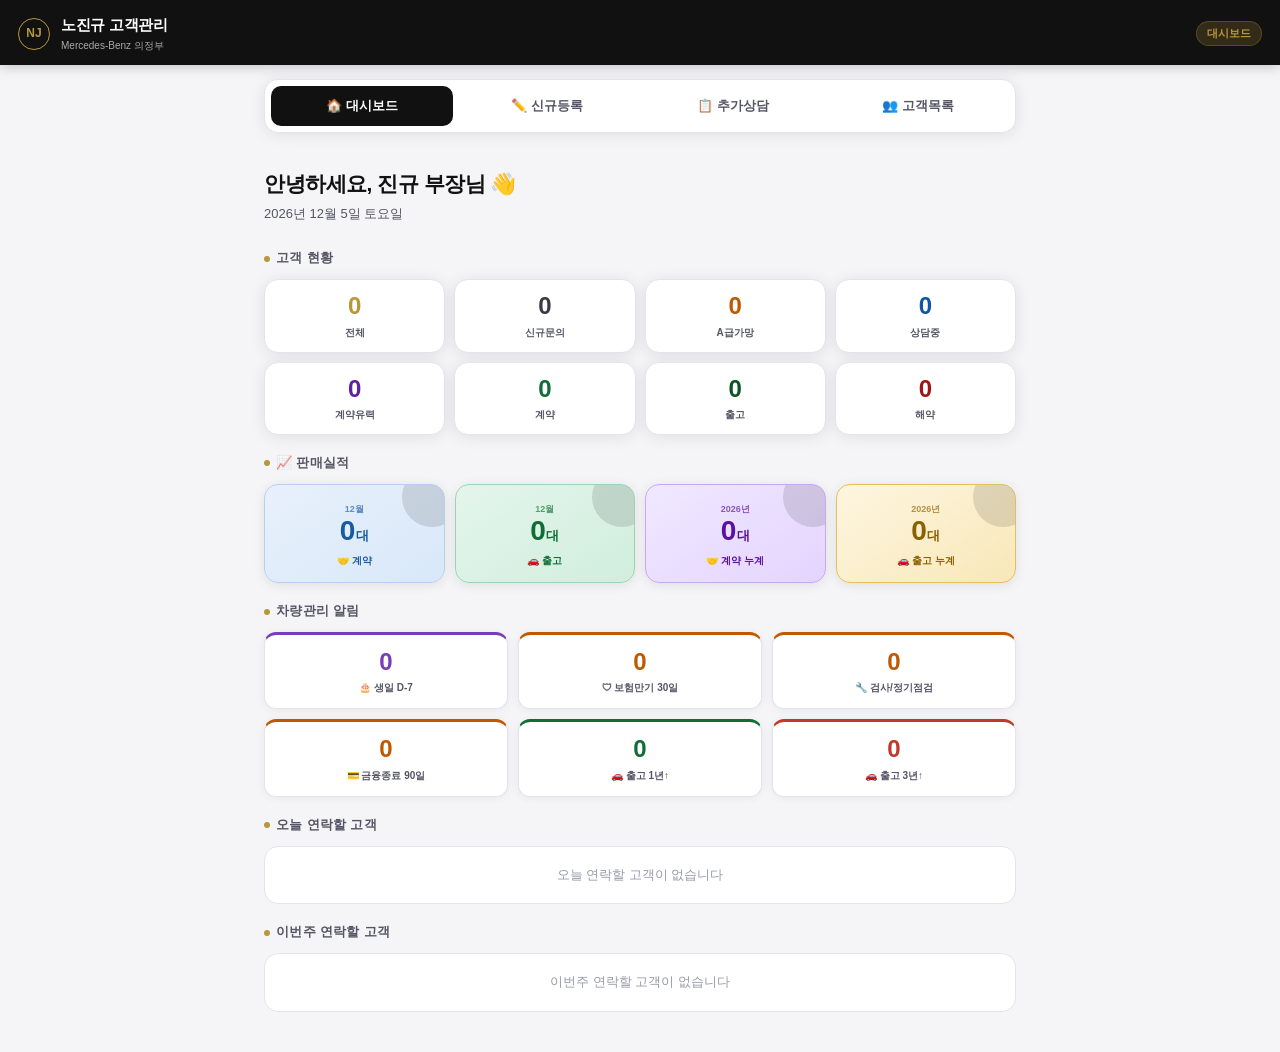
<file: index_v15.html>
<!DOCTYPE html>
<html lang="ko">
<head>
  <meta charset="UTF-8"/>
  <meta name="viewport" content="width=device-width, initial-scale=1.0"/>
  <title>노진규 고객관리 시스템</title>

  <script>
    // ▼▼▼ Apps Script 웹앱 URL — 절대 변경하지 마세요 ▼▼▼
    var SCRIPT_URL = "https://script.google.com/macros/s/AKfycbxswUgpfFoncBTJ_MUaLx7dcT4pbZXvVNhiQqYj75xwAXqfs-GuCPU6w_YbT2jVVbDelQ/exec";
    // ▲▲▲▲▲▲▲▲▲▲▲▲▲▲▲▲▲▲▲▲▲▲▲▲▲▲▲▲▲▲▲▲▲▲▲
  </script>

  <style>
    *,*::before,*::after{box-sizing:border-box;margin:0;padding:0}
    :root{
      --bg:#f5f5f7;--surface:#fff;--surface2:#fafafa;
      --border:#e4e4ea;--border2:#d0d0da;
      --gold:#b8963a;--gold-dk:#9a7a28;
      --black:#111;--text:#1a1a1a;
      --text-dim:#555566;--text-lt:#999aaa;
      --danger:#c0392b;--success:#1a8a4a;--blue:#1a6aa0;
      --purple:#7a3db8;--orange:#c05800;--green:#0f6e35;
      --radius:14px;--shadow:0 2px 16px rgba(0,0,0,.09);
      --font:'Noto Sans KR','Apple SD Gothic Neo',sans-serif;
    }
    html,body{min-height:100%;background:var(--bg);color:var(--text);
      font-family:var(--font);font-size:15px;line-height:1.6;overflow-x:hidden;}

    /* ── VIEWS ── */
    .view{display:none;animation:vIn .18s ease;}
    .view.active{display:block;}
    @keyframes vIn{from{opacity:0;transform:translateY(6px)}to{opacity:1;transform:translateY(0)}}
    .page-wrap{max-width:780px;margin:0 auto;padding:0 14px 110px;}

    /* ── 상단 헤더 ── */
    .app-header{
      position:sticky;top:0;z-index:100;
      background:var(--black);padding:13px 18px 11px;
      display:flex;align-items:center;justify-content:space-between;
      box-shadow:0 2px 12px rgba(0,0,0,.2);
    }
    .app-header-left{display:flex;align-items:center;gap:11px;}
    .app-logo{width:32px;height:32px;border-radius:50%;border:1.5px solid var(--gold);
      display:flex;align-items:center;justify-content:center;
      font-size:12px;font-weight:800;color:var(--gold);flex-shrink:0;}
    .app-title{font-size:15px;font-weight:700;color:#fff;letter-spacing:-.3px;}
    .app-sub{font-size:10px;color:#aaa;margin-top:1px;}
    .view-badge{font-size:11px;font-weight:700;
      background:rgba(184,150,58,.2);color:var(--gold);
      border-radius:20px;padding:3px 10px;border:1px solid rgba(184,150,58,.28);}

    /* ── 하단 네비 (모바일 전용) ── */
    .bottom-nav{
      position:fixed;bottom:14px;left:50%;transform:translateX(-50%);
      width:calc(100% - 24px);max-width:480px;height:68px;
      background:#fff;border-radius:22px;
      box-shadow:0 8px 32px rgba(0,0,0,.16),0 2px 8px rgba(0,0,0,.08);
      display:flex;align-items:center;justify-content:space-around;
      padding:0 8px;z-index:200;
    }
    .nav-btn{display:flex;flex-direction:column;align-items:center;gap:3px;flex:1;
      padding:8px 4px;border:none;background:transparent;cursor:pointer;
      font-family:var(--font);color:var(--text-lt);transition:color .15s;}
    .nav-icon{font-size:22px;line-height:1;}
    .nav-label{font-size:10px;font-weight:600;}
    .nav-btn.active{color:var(--black);}
    .nav-btn-plus{
      display:flex;align-items:center;justify-content:center;
      width:52px;height:52px;border-radius:50%;
      background:var(--black);border:none;cursor:pointer;
      box-shadow:0 4px 16px rgba(0,0,0,.25);flex-shrink:0;
      transition:background .15s,transform .12s;margin:0 4px;
    }
    .nav-btn-plus:active{transform:scale(.93);}
    .nav-btn-plus.active{background:var(--gold);}
    .nav-btn-plus svg{width:22px;height:22px;}

    @media(min-width:641px){
      .bottom-nav{display:none;}
      .page-wrap{padding-bottom:40px;}
      .pc-tabs{display:flex;gap:4px;margin:14px 0;
        background:var(--surface);border-radius:var(--radius);
        padding:6px;box-shadow:var(--shadow);border:1px solid var(--border);}
      .pc-tab-btn{flex:1;padding:11px 8px;border:none;border-radius:10px;
        background:transparent;cursor:pointer;font-family:var(--font);
        font-size:13px;font-weight:600;color:var(--text-dim);
        transition:background .15s,color .15s;}
      .pc-tab-btn.active{background:var(--black);color:#fff;}
    }
    @media(max-width:640px){.pc-tabs{display:none;}}

    /* ── 대시보드 ── */
    .home-greeting{padding:20px 0 6px;}
    .home-greeting-title{font-size:21px;font-weight:800;color:var(--black);letter-spacing:-.5px;}
    .home-greeting-sub{font-size:13px;color:var(--text-dim);margin-top:3px;}
    .section-heading{font-size:13px;font-weight:700;color:var(--text-dim);
      letter-spacing:.3px;margin:18px 0 10px;display:flex;align-items:center;gap:6px;}
    .dot{width:6px;height:6px;border-radius:50%;background:var(--gold);}

    /* 고객현황 8칸 */
    .stat-grid{display:grid;grid-template-columns:repeat(4,1fr);gap:9px;margin-bottom:4px;}
    .stat-card{background:var(--surface);border:1px solid var(--border);
      border-radius:var(--radius);padding:13px 7px 11px;text-align:center;
      box-shadow:var(--shadow);cursor:pointer;
      transition:transform .12s,box-shadow .12s;-webkit-tap-highlight-color:transparent;}
    .stat-card:active{transform:scale(.95);box-shadow:none;}
    .stat-num{font-size:24px;font-weight:800;line-height:1.1;}
    .stat-label{font-size:10px;color:var(--text-dim);margin-top:5px;font-weight:600;}

    /* 차량관리 알림 — 3열×2행 */
    .care-grid{display:grid;grid-template-columns:repeat(3,1fr);gap:10px;margin-bottom:18px;}
    .care-card{background:var(--surface);border:1px solid var(--border);
      border-radius:12px;padding:14px 10px 12px;text-align:center;
      box-shadow:0 1px 8px rgba(0,0,0,.06);
      cursor:pointer;transition:transform .12s,box-shadow .12s;
      -webkit-tap-highlight-color:transparent;}
    .care-card:hover{transform:translateY(-2px);box-shadow:0 4px 16px rgba(0,0,0,.12);}
    .care-card:active{transform:scale(.95);box-shadow:none;}
    .care-card.bday {border-top:3px solid var(--purple);}
    .care-card.warn {border-top:3px solid var(--orange);}
    .care-card.info {border-top:3px solid var(--green);}
    .care-card.alert{border-top:3px solid var(--danger);}
    .care-num{font-size:24px;font-weight:800;line-height:1.1;}
    .care-label{font-size:10px;color:var(--text-dim);margin-top:5px;font-weight:600;}

    /* ── 판매실적 ── */
    .sales-grid{
      display:grid;grid-template-columns:repeat(4,1fr);
      gap:10px;margin-bottom:4px;
    }
    .sales-card{
      position:relative;overflow:hidden;
      border-radius:var(--radius);padding:15px 10px 13px;
      text-align:center;
      box-shadow:0 2px 12px rgba(0,0,0,.09);
      border:1px solid transparent;
    }
    /* 이번달 계약 — 블루 */
    .sales-card.s-mc{
      background:linear-gradient(145deg,#e8f0fc,#d8e8f8);
      border-color:#b8d0ef;
    }
    /* 이번달 출고 — 그린 */
    .sales-card.s-md{
      background:linear-gradient(145deg,#e4f5ec,#d0eedd);
      border-color:#9ed4b5;
    }
    /* 올해 계약 — 퍼플 */
    .sales-card.s-yc{
      background:linear-gradient(145deg,#f0e8ff,#e4d4ff);
      border-color:#c8a8f0;
    }
    /* 올해 출고 — 골드 */
    .sales-card.s-yd{
      background:linear-gradient(145deg,#fdf5e0,#f8e8b8);
      border-color:#e0c060;
    }
    .sales-card::before{
      content:"";position:absolute;top:-18px;right:-18px;
      width:60px;height:60px;border-radius:50%;
      opacity:.13;background:currentColor;
    }
    .sales-num{
      font-size:28px;font-weight:800;line-height:1.1;
      letter-spacing:-.5px;
    }
    .sales-unit{
      font-size:13px;font-weight:700;margin-left:1px;
    }
    .sales-label{
      font-size:10px;font-weight:700;margin-top:6px;
      letter-spacing:.1px;
    }
    .sales-month-lbl{
      font-size:9px;font-weight:600;margin-top:2px;
      opacity:.65;
    }

    /* 오늘/이번주 연락 */
    .contact-empty{background:var(--surface);border:1px solid var(--border);
      border-radius:var(--radius);padding:18px;text-align:center;color:var(--text-lt);font-size:13px;}
    .contact-item{background:var(--surface);border:1px solid var(--border);
      border-radius:var(--radius);padding:13px 15px;margin-bottom:8px;
      display:flex;align-items:center;justify-content:space-between;
      box-shadow:0 1px 6px rgba(0,0,0,.05);}
    .c-name{font-size:15px;font-weight:700;color:var(--black);}
    .c-meta{font-size:12px;color:var(--text-dim);margin-top:2px;}
    .call-btn{padding:7px 13px;border-radius:20px;border:none;
      background:var(--black);color:#fff;text-decoration:none;
      font-size:12px;font-weight:700;display:inline-flex;align-items:center;gap:4px;}

    /* ── 폼 공통 ── */
    .view-header{padding:16px 0 6px;}
    .view-title{font-size:20px;font-weight:800;color:var(--black);}
    .view-sub{font-size:12px;color:var(--text-dim);margin-top:2px;}
    .form-card{background:var(--surface);border:1px solid var(--border);
      border-radius:var(--radius);overflow:hidden;box-shadow:var(--shadow);margin-bottom:14px;}
    .form-card-header{padding:13px 17px;background:var(--surface2);
      border-bottom:1px solid var(--border);font-size:13px;font-weight:700;color:var(--black);}
    .form-card-header.blue{background:#edf5fc;border-bottom-color:#c5dff0;color:var(--blue);}
    .form-card-header.care{background:#f5f0ff;border-bottom-color:#d5b8f5;color:var(--purple);}
    .form-body{padding:16px;}

    .grid-2{display:grid;grid-template-columns:1fr 1fr;gap:12px;}
    .field{display:flex;flex-direction:column;gap:5px;}
    .field.full{grid-column:1/-1;}
    label{font-size:12px;font-weight:600;color:var(--text-dim);}
    label .req{color:var(--gold);margin-left:2px;}

    input[type="text"],input[type="tel"],input[type="date"],select,textarea{
      width:100%;background:#fff;border:1px solid var(--border2);
      border-radius:9px;color:var(--text);font-family:var(--font);
      font-size:15px;padding:12px 14px;outline:none;
      transition:border-color .18s,box-shadow .18s;
      -webkit-appearance:none;appearance:none;
    }
    input:focus,select:focus,textarea:focus{
      border-color:var(--gold);box-shadow:0 0 0 3px rgba(184,150,58,.12);}
    select{cursor:pointer;
      background-image:url("data:image/svg+xml,%3Csvg xmlns='http://www.w3.org/2000/svg' width='12' height='8' viewBox='0 0 12 8'%3E%3Cpath fill='%23888899' d='M6 8L0 0h12z'/%3E%3C/svg%3E");
      background-repeat:no-repeat;background-position:right 13px center;padding-right:36px;}
    select:disabled{background-color:#f5f5f8;color:var(--text-lt);cursor:not-allowed;}
    textarea{resize:vertical;min-height:90px;}
    input[type="date"]::-webkit-calendar-picker-indicator{cursor:pointer;opacity:.6;}

    /* 차량관리 입력 강조 */
    .care-input{background:#f8f5ff!important;border-color:#c8a8f0!important;}
    .care-input:focus{border-color:var(--purple)!important;
      box-shadow:0 0 0 3px rgba(122,61,184,.1)!important;}

    /* 출고월 자동 표시 */
    .auto-field{background:var(--surface2)!important;border:1px dashed var(--border2)!important;
      color:var(--text-dim)!important;cursor:default;}

    /* 저장 버튼 */
    .btn-submit{width:100%;margin-top:18px;padding:16px;border:none;
      border-radius:var(--radius);background:var(--black);color:#fff;
      font-family:var(--font);font-size:16px;font-weight:700;
      cursor:pointer;transition:background .18s,transform .1s;
      position:relative;overflow:hidden;min-height:54px;}
    .btn-submit::after{content:"";position:absolute;inset:0;
      background:linear-gradient(135deg,rgba(184,150,58,.2) 0%,transparent 60%);
      pointer-events:none;}
    .btn-submit:hover{background:#2a2a2a;}
    .btn-submit:active{transform:scale(.99);}
    .btn-submit:disabled{opacity:.5;cursor:not-allowed;transform:none;}
    .btn-submit.blue-btn{background:var(--blue);}
    .btn-submit.blue-btn:hover{background:#155a8a;}

    /* 상태 메시지 */
    .st-msg{display:none;margin-top:13px;padding:14px 16px;
      border-radius:var(--radius);font-size:14px;font-weight:600;
      text-align:center;animation:vIn .2s ease;}
    .st-msg.ok{display:block;background:#edfaf3;border:1px solid #a8dfc0;color:var(--success);}
    .st-msg.err{display:block;background:#fdf0ef;border:1px solid #f0b8b2;color:var(--danger);}

    /* 상태 뱃지 */
    .badge{display:inline-block;font-size:11px;font-weight:700;
      padding:3px 9px;border-radius:20px;white-space:nowrap;}
    .badge.s0{background:#ebebf0;color:#444;}
    .badge.s1{background:#e8e8ea;color:#3a3a45;}
    .badge.s2{background:#fff0e0;color:#c05800;border:1px solid #ffd8a8;}
    .badge.s3{background:#e3f0ff;color:#1055a8;border:1px solid #b0cef5;}
    .badge.s4{background:#f0e5ff;color:#6020a0;border:1px solid #d5b8f5;}
    .badge.s5{background:#fffbe0;color:#8a6b00;border:1px solid #ffe97a;}
    .badge.s6{background:#e3f7ec;color:#0f6e35;border:1px solid #90ddb0;}
    .badge.s7{background:#d4f0e0;color:#0a5528;border:1px solid #5fc890;}
    .badge.s8{background:#ebebeb;color:#404040;border:1px solid #c8c8c8;}
    .badge.s9{background:#fde8e8;color:#a01515;border:1px solid #f0a0a0;}

    /* 프리뷰 */
    .preview-box{display:none;margin-top:10px;
      background:#edf5fc;border:1px solid #b5d5f0;
      border-radius:var(--radius);padding:13px 15px;}
    .preview-box.show{display:block;animation:vIn .2s ease;}
    .preview-name{font-size:15px;font-weight:800;color:var(--black);}
    .preview-meta{font-size:12px;color:var(--text-dim);margin-top:3px;}
    .preview-status{margin-top:7px;}
    .nofound{display:none;margin-top:10px;
      background:#fff3f3;border:1px solid #f0b8b8;
      border-radius:var(--radius);padding:12px 15px;
      color:var(--danger);font-size:13px;font-weight:600;text-align:center;}
    .nofound.show{display:block;}

    /* 고객목록 */
    .list-topbar{display:flex;align-items:center;justify-content:space-between;padding:14px 0 4px;}
    .list-count-badge{font-size:12px;font-weight:700;background:var(--gold);
      color:#fff;border-radius:20px;padding:2px 10px;}
    .search-bar{display:flex;gap:8px;margin:8px 0;}
    .search-bar input{flex:1;background:var(--surface);border:1px solid var(--border);
      border-radius:24px;padding:11px 18px;font-size:14px;
      box-shadow:0 1px 6px rgba(0,0,0,.05);}
    .filter-bar{display:none;align-items:center;gap:8px;
      background:var(--surface);border:1px solid var(--border);
      border-radius:var(--radius);padding:11px 15px;margin:8px 0;
      box-shadow:0 1px 6px rgba(0,0,0,.05);}
    .filter-label{font-size:13px;font-weight:700;color:var(--blue);flex:1;}
    .filter-clear{padding:5px 12px;border-radius:20px;border:1px solid var(--border2);
      background:var(--surface);font-size:12px;font-weight:600;
      color:var(--text-dim);cursor:pointer;font-family:var(--font);}

    /* 고객 카드 */
    .cust-card{background:var(--surface);border:1px solid var(--border);
      border-radius:var(--radius);padding:16px;margin-bottom:12px;
      box-shadow:0 1px 8px rgba(0,0,0,.06);}
    .cust-card.updated{border-left:3px solid var(--gold);}
    .card-top{display:flex;justify-content:space-between;align-items:flex-start;margin-bottom:10px;}
    .cust-name{font-size:17px;font-weight:800;color:var(--black);}
    .cust-sub{font-size:12px;color:var(--text-dim);margin-top:2px;}
    .chip-row{display:flex;gap:6px;flex-wrap:wrap;margin-bottom:8px;}
    .chip{font-size:11px;font-weight:600;color:var(--text-dim);
      background:var(--bg);border-radius:6px;padding:3px 8px;}
    .tel-link{color:var(--gold-dk);text-decoration:none;font-weight:700;}
    .tel-link:hover{text-decoration:underline;}

    /* 상세/차량관리 접기/펼치기 */
    .tog-btn{display:flex;align-items:center;gap:5px;width:100%;
      background:#f5f5f8;border:1px solid var(--border);border-radius:8px;
      padding:8px 13px;cursor:pointer;font-family:var(--font);
      font-size:12px;font-weight:600;color:var(--text-dim);
      margin-top:10px;transition:background .15s;}
    .tog-btn:hover{background:#ebebf0;}
    .tog-arr{transition:transform .2s;font-size:10px;margin-left:auto;}
    .tog-btn.open .tog-arr{transform:rotate(180deg);}
    .detail-body{display:none;margin-top:10px;}
    .detail-body.open{display:block;}

    .care-tog{display:flex;align-items:center;gap:5px;width:100%;
      background:#f5f0ff;border:1px solid #d5b8f5;border-radius:8px;
      padding:8px 13px;cursor:pointer;font-family:var(--font);
      font-size:12px;font-weight:700;color:var(--purple);
      margin-top:10px;transition:background .15s;}
    .care-tog:hover{background:#ece5ff;}
    .care-tog.open .tog-arr{transform:rotate(180deg);}
    .care-detail{display:none;margin-top:8px;}
    .care-detail.open{display:block;}

    .d-sec{font-size:10px;font-weight:700;letter-spacing:1px;color:var(--gold);
      text-transform:uppercase;margin:11px 0 6px;padding-bottom:4px;
      border-bottom:1px solid var(--border);}
    .d-sec.care{color:var(--purple);border-bottom-color:#d5b8f5;}
    .d-row{display:flex;gap:6px;margin-bottom:5px;font-size:13px;align-items:flex-start;}
    .d-key{flex-shrink:0;width:82px;color:var(--text-dim);font-weight:600;font-size:12px;}
    .d-val{color:var(--text);word-break:break-all;line-height:1.5;white-space:pre-wrap;}

    /* D-day 태그 */
    .dd{display:inline-block;font-size:10px;font-weight:700;
      padding:1px 6px;border-radius:6px;margin-left:4px;vertical-align:middle;}
    .dd.urg{background:#fde8e8;color:#a01515;}
    .dd.warn{background:#fff0d0;color:#b06000;}
    .dd.ok{background:#e3f7ec;color:#0f6e35;}

    .empty-state{text-align:center;padding:44px 20px;
      background:var(--surface);border:1px solid var(--border);border-radius:var(--radius);}
    .empty-icon{font-size:38px;margin-bottom:11px;}
    .empty-state p{font-size:14px;color:var(--text-lt);}

    /* 구글시트 불러오기 버튼 */
    .sync-btn{
      display:inline-flex;align-items:center;gap:5px;
      padding:8px 14px;border-radius:20px;border:1.5px solid var(--blue);
      background:#fff;color:var(--blue);font-family:var(--font);
      font-size:13px;font-weight:700;cursor:pointer;white-space:nowrap;
      transition:background .15s,color .15s;flex-shrink:0;
    }
    .sync-btn:hover{background:var(--blue);color:#fff;}
    .sync-btn:disabled{opacity:.55;cursor:not-allowed;background:#fff;color:var(--blue);}
    .sync-msg{
      display:none;padding:10px 14px;border-radius:var(--radius);
      font-size:13px;font-weight:600;margin:6px 0;text-align:center;
      animation:vIn .2s ease;
    }
    .sync-msg.ok{display:block;background:#edfaf3;border:1px solid #a8dfc0;color:var(--success);}
    .sync-msg.err{display:block;background:#fdf0ef;border:1px solid #f0b8b2;color:var(--danger);}

    /* 수정 버튼 (고객 카드) */
    .edit-btn{
      display:inline-flex;align-items:center;gap:4px;
      padding:6px 13px;border-radius:20px;
      border:1.5px solid var(--gold);background:#fff;color:var(--gold-dk);
      font-family:var(--font);font-size:12px;font-weight:700;
      cursor:pointer;transition:background .15s,color .15s;
      -webkit-tap-highlight-color:transparent;
    }
    .edit-btn:hover{background:var(--gold);color:#fff;}
    .edit-btn:active{transform:scale(.95);}

    /* 수정 모달 오버레이 */
    .edit-overlay{
      display:none;position:fixed;inset:0;z-index:500;
      background:rgba(0,0,0,.55);backdrop-filter:blur(2px);
      overflow-y:auto;
      -webkit-overflow-scrolling:touch;
    }
    .edit-overlay.open{display:flex;align-items:flex-start;justify-content:center;padding:16px 0 40px;}
    .edit-modal{
      background:var(--bg);width:100%;max-width:720px;
      border-radius:20px;overflow:hidden;
      box-shadow:0 12px 48px rgba(0,0,0,.28);
      margin:0 10px;
      animation:vIn .2s ease;
    }
    .edit-modal-header{
      position:sticky;top:0;z-index:10;
      background:var(--black);padding:14px 18px;
      display:flex;align-items:center;justify-content:space-between;
    }
    .edit-modal-title{font-size:16px;font-weight:800;color:#fff;letter-spacing:-.3px;}
    .edit-modal-close{
      width:34px;height:34px;border-radius:50%;border:none;
      background:rgba(255,255,255,.15);color:#fff;font-size:18px;
      cursor:pointer;display:flex;align-items:center;justify-content:center;
      transition:background .15s;flex-shrink:0;
    }
    .edit-modal-close:hover{background:rgba(255,255,255,.28);}
    .edit-modal-body{padding:16px 14px 8px;}
    .edit-modal-footer{
      padding:12px 14px 16px;
      display:flex;gap:10px;
    }
    .btn-edit-save{
      flex:1;padding:15px;border:none;border-radius:var(--radius);
      background:var(--gold);color:#fff;font-family:var(--font);
      font-size:15px;font-weight:700;cursor:pointer;
      transition:background .15s,transform .1s;
    }
    .btn-edit-save:hover{background:var(--gold-dk);}
    .btn-edit-save:active{transform:scale(.99);}
    .btn-edit-save:disabled{opacity:.5;cursor:not-allowed;transform:none;}
    .btn-edit-cancel{
      padding:15px 20px;border:1.5px solid var(--border2);border-radius:var(--radius);
      background:#fff;color:var(--text-dim);font-family:var(--font);
      font-size:15px;font-weight:700;cursor:pointer;
      transition:background .15s;
    }
    .btn-edit-cancel:hover{background:var(--bg);}
    .st-msg.edit-save-msg{margin:0 14px 12px;}

    /* ── 반응형 ── */
    @media(max-width:640px){
      .page-wrap{padding:0 12px 110px;}
      .grid-2{grid-template-columns:1fr;}
      .field.full{grid-column:1;}
      .form-body{padding:14px;}
      .stat-grid{gap:7px;} .stat-num{font-size:20px;}
      .stat-card{padding:11px 5px 9px;} .stat-label{font-size:9px;}
      .care-grid{grid-template-columns:repeat(2,1fr);gap:8px;}
      .care-num{font-size:22px;} .care-label{font-size:10px;}
      .care-card{padding:13px 8px 11px;}
      /* 판매실적 모바일 2열 */
      .sales-grid{grid-template-columns:repeat(2,1fr);gap:8px;}
      .sales-num{font-size:24px;} .sales-label{font-size:9px;}
      input[type="date"]{font-size:16px;padding:13px 14px;}
      textarea#addConsultation{min-height:140px;}
      .badge{font-size:12px;padding:4px 10px;}
    }
    @media(max-width:380px){
      .stat-num{font-size:17px;} .stat-label{font-size:8px;}
      .care-grid{grid-template-columns:repeat(2,1fr);}
    }
  </style>
</head>
<body>

<!-- 상단 헤더 -->
<div class="app-header">
  <div class="app-header-left">
    <div class="app-logo">NJ</div>
    <div>
      <div class="app-title">노진규 고객관리</div>
      <div class="app-sub">Mercedes-Benz 의정부</div>
    </div>
  </div>
  <div class="view-badge" id="viewBadge">대시보드</div>
</div>

<div class="page-wrap">

  <!-- PC 탭 -->
  <div class="pc-tabs">
    <button class="pc-tab-btn active" onclick="showView('home')">🏠 대시보드</button>
    <button class="pc-tab-btn" onclick="showView('new')">✏️ 신규등록</button>
    <button class="pc-tab-btn" onclick="showView('consult')">📋 추가상담</button>
    <button class="pc-tab-btn" onclick="showView('list')">👥 고객목록</button>
  </div>

  <!-- ══════════ VIEW: 대시보드 ══════════ -->
  <div class="view active" id="homeView">
    <div class="home-greeting">
      <div class="home-greeting-title">안녕하세요, 진규 부장님 👋</div>
      <div class="home-greeting-sub" id="todayStr">오늘도 좋은 하루 되세요</div>
    </div>

    <!-- 고객 현황 -->
    <div class="section-heading"><span class="dot"></span> 고객 현황</div>
    <div class="stat-grid">
      <div class="stat-card" onclick="goFilter('')">
        <div class="stat-num" id="d-total" style="color:var(--gold)">0</div>
        <div class="stat-label">전체</div>
      </div>
      <div class="stat-card" onclick="goFilter('신규문의')">
        <div class="stat-num" id="d-new" style="color:#3a3a45">0</div>
        <div class="stat-label">신규문의</div>
      </div>
      <div class="stat-card" onclick="goFilter('A급가망')">
        <div class="stat-num" id="d-a" style="color:#c05800">0</div>
        <div class="stat-label">A급가망</div>
      </div>
      <div class="stat-card" onclick="goFilter('상담중')">
        <div class="stat-num" id="d-c" style="color:#1055a8">0</div>
        <div class="stat-label">상담중</div>
      </div>
      <div class="stat-card" onclick="goFilter('계약유력')">
        <div class="stat-num" id="d-l" style="color:#6020a0">0</div>
        <div class="stat-label">계약유력</div>
      </div>
      <div class="stat-card" onclick="goFilter('계약')">
        <div class="stat-num" id="d-k" style="color:#0f6e35">0</div>
        <div class="stat-label">계약</div>
      </div>
      <div class="stat-card" onclick="goFilter('출고')">
        <div class="stat-num" id="d-d" style="color:#0a5528">0</div>
        <div class="stat-label">출고</div>
      </div>
      <div class="stat-card" onclick="goFilter('해약')">
        <div class="stat-num" id="d-x" style="color:#a01515">0</div>
        <div class="stat-label">해약</div>
      </div>
    </div>

    <!--
      TODO 추후 알림 연동:
      - 생일 D-7: 카카오 생일 축하 메시지 발송 예정
      - 보험만기 30일 전: 카카오/문자 발송 예정
      - 자동차검사 30일 전: 문자 발송 예정
      - 금융종료 90일 전: 재구매 상담 연락 예정
      - 출고 1년/3년: 재구매 상담 연락 예정
    -->

    <!-- 판매실적 -->
    <div class="section-heading"><span class="dot"></span> 📈 판매실적</div>
    <div class="sales-grid">

      <!-- 이번달 계약 -->
      <div class="sales-card s-mc">
        <div style="color:#1a5aa0;">
          <div class="sales-month-lbl" id="sp-mc-lbl">— 월</div>
          <div>
            <span class="sales-num" id="sp-mc">0</span><span class="sales-unit" style="color:#1a5aa0;">대</span>
          </div>
          <div class="sales-label">🤝 계약</div>
        </div>
      </div>

      <!-- 이번달 출고 -->
      <div class="sales-card s-md">
        <div style="color:#0f6e35;">
          <div class="sales-month-lbl" id="sp-md-lbl">— 월</div>
          <div>
            <span class="sales-num" id="sp-md">0</span><span class="sales-unit" style="color:#0f6e35;">대</span>
          </div>
          <div class="sales-label">🚗 출고</div>
        </div>
      </div>

      <!-- 올해 계약 -->
      <div class="sales-card s-yc">
        <div style="color:#5a10a0;">
          <div class="sales-month-lbl" id="sp-yc-lbl">— 년</div>
          <div>
            <span class="sales-num" id="sp-yc">0</span><span class="sales-unit" style="color:#5a10a0;">대</span>
          </div>
          <div class="sales-label">🤝 계약 누계</div>
        </div>
      </div>

      <!-- 올해 출고 -->
      <div class="sales-card s-yd">
        <div style="color:#8a6000;">
          <div class="sales-month-lbl" id="sp-yd-lbl">— 년</div>
          <div>
            <span class="sales-num" id="sp-yd">0</span><span class="sales-unit" style="color:#8a6000;">대</span>
          </div>
          <div class="sales-label">🚗 출고 누계</div>
        </div>
      </div>

    </div><!-- /.sales-grid -->

    <!-- 차량관리 알림 — 3열×2행 -->
    <div class="section-heading"><span class="dot"></span> 차량관리 알림</div>
    <div class="care-grid">
      <div class="care-card bday" onclick="goCareFilter('birthday7')">
        <div class="care-num" id="dc-bday" style="color:var(--purple)">0</div>
        <div class="care-label">🎂 생일 D-7</div>
      </div>
      <div class="care-card warn" onclick="goCareFilter('insurance30')">
        <div class="care-num" id="dc-ins" style="color:var(--orange)">0</div>
        <div class="care-label">🛡 보험만기 30일</div>
      </div>
      <div class="care-card warn" onclick="goCareFilter('maintenance')">
        <div class="care-num" id="dc-insp" style="color:var(--orange)">0</div>
        <div class="care-label">🔧 검사/정기점검</div>
      </div>
      <div class="care-card warn" onclick="goCareFilter('finance90')">
        <div class="care-num" id="dc-fin" style="color:var(--orange)">0</div>
        <div class="care-label">💳 금융종료 90일</div>
      </div>
      <div class="care-card info" onclick="goCareFilter('delivery1yr')">
        <div class="care-num" id="dc-1yr" style="color:var(--green)">0</div>
        <div class="care-label">🚗 출고 1년↑</div>
      </div>
      <div class="care-card alert" onclick="goCareFilter('delivery3yr')">
        <div class="care-num" id="dc-3yr" style="color:var(--danger)">0</div>
        <div class="care-label">🚗 출고 3년↑</div>
      </div>
    </div>

    <!-- 오늘/이번주 연락 -->
    <div class="section-heading"><span class="dot"></span> 오늘 연락할 고객</div>
    <div id="todayList"><div class="contact-empty">오늘 연락할 고객이 없습니다</div></div>
    <div class="section-heading"><span class="dot"></span> 이번주 연락할 고객</div>
    <div id="weekList"><div class="contact-empty">이번주 연락할 고객이 없습니다</div></div>
  </div>

  <!-- ══════════ VIEW: 신규고객 등록 ══════════ -->
  <div class="view" id="newView">
    <div class="view-header">
      <div class="view-title">✏️ 신규고객 등록</div>
      <div class="view-sub">구글시트 A~W 컬럼에 순서대로 저장됩니다</div>
    </div>

    <!-- 고객 기본 정보 -->
    <div class="form-card">
      <div class="form-card-header">고객 기본 정보</div>
      <div class="form-body">
        <div class="grid-2">
          <div class="field">
            <label>고객명 <span class="req">*</span></label>
            <input type="text" id="customerName" placeholder="홍길동"/>
          </div>
          <div class="field">
            <label>법인명</label>
            <input type="text" id="companyName" placeholder="(주)회사명 또는 공란"/>
          </div>
          <div class="field">
            <label>연락처 <span class="req">*</span></label>
            <input type="tel" id="phone" placeholder="010-0000-0000" maxlength="13"/>
          </div>
          <div class="field">
            <label>거주지역</label>
            <input type="text" id="region" placeholder="예: 서울 강남구"/>
          </div>
          <div class="field">
            <!-- birthDate: 생일 D-7 알림 계산용 -->
            <label>생년월일</label>
            <input type="date" id="birthDate"/>
          </div>
        </div>
      </div>
    </div>

    <!-- 차량 관심 정보 -->
    <div class="form-card">
      <div class="form-card-header">차량 관심 정보</div>
      <div class="form-body">
        <div class="grid-2">
          <div class="field">
            <label>모델명</label>
            <select id="modelName" onchange="onModelChange()">
              <option value="">— 모델 선택 —</option>
              <option>A-Class</option><option>CLA</option>
              <option>GLA / GLB</option><option>C-Class</option>
              <option>E-Class</option><option>S-Class</option>
              <option>CLE</option><option>GLC</option>
              <option>GLE</option><option>GLS</option>
              <option>G-Class</option><option>AMG GT · SL</option>
              <option>EQ</option><option>Mercedes-Maybach</option>
            </select>
          </div>
          <div class="field">
            <label>세부모델</label>
            <select id="detailModel" disabled>
              <option value="">— 모델을 먼저 선택하세요 —</option>
            </select>
          </div>
        </div>
      </div>
    </div>

    <!-- 구매 정보 -->
    <div class="form-card">
      <div class="form-card-header">구매 정보</div>
      <div class="form-body">
        <div class="grid-2">
          <div class="field">
            <label>구매방식</label>
            <select id="purchaseMethod">
              <option value="">— 선택 —</option>
              <option>일시불</option><option>할부</option>
              <option>리스</option><option>장기렌트</option>
              <option>법인할부</option><option>법인리스</option><option>미정</option>
            </select>
          </div>
          <div class="field">
            <label>구매예산</label>
            <select id="budget">
              <option value="">— 선택 —</option>
              <option>1억이내</option><option>1억~1억5000만</option>
              <option>1억5000만원선</option><option>2억이내</option>
              <option>2억이상</option><option>한도달내구매</option>
              <option>이번달이내</option><option>미정</option>
            </select>
          </div>
          <div class="field">
            <label>구매예정시기</label>
            <input type="text" id="purchaseTiming" placeholder="예: 2026년 12월 이내"/>
          </div>
        </div>
      </div>
    </div>

    <!-- 상담 정보 -->
    <div class="form-card">
      <div class="form-card-header">상담 정보</div>
      <div class="form-body">
        <div class="grid-2">
          <div class="field">
            <label>유입경로</label>
            <select id="leadSource">
              <option value="">— 선택 —</option>
              <option>전시장방문및전화</option><option>GETCHA</option>
              <option>지인소개</option><option>에이전시</option>
              <option>유튜브</option><option>기존고객</option>
              <option>고객소개</option><option>블로그</option>
              <option>인스타그램</option><option>기타</option>
            </select>
          </div>
          <div class="field">
            <label>현재상태</label>
            <select id="status">
              <option value="">— 선택 —</option>
              <option>신규문의</option><option>A급가망</option>
              <option>상담중</option><option>계약유력</option>
              <option>구매보류</option><option>계약</option>
              <option>출고</option><option>상담종료</option><option>해약</option>
            </select>
          </div>
          <div class="field full">
            <label>상담내용</label>
            <textarea id="consultation" placeholder="상담 내용을 입력하세요."></textarea>
          </div>
          <div class="field">
            <label>다음연락일</label>
            <input type="date" id="nextContact"/>
          </div>
        </div>
      </div>
    </div>

    <!-- 차량관리 / 금융관리 -->
    <div class="form-card">
      <div class="form-card-header care">🚗 차량관리 / 금융관리</div>
      <div class="form-body">
        <div class="grid-2">
          <div class="field">
            <label>보험가입일</label>
            <input type="date" id="insuranceStartDate" class="care-input"/>
          </div>
          <div class="field">
            <label>보험만기일</label>
            <input type="date" id="insuranceExpireDate" class="care-input"/>
          </div>
          <div class="field">
            <label>자동차검사일</label>
            <input type="date" id="inspectionDueDate" class="care-input"/>
          </div>
          <div class="field">
            <label>금융시작일</label>
            <input type="date" id="financeStartDate" class="care-input"/>
          </div>
          <div class="field">
            <label>금융종료일</label>
            <input type="date" id="financeEndDate" class="care-input"/>
          </div>
        </div>
      </div>
    </div>

    <!-- 벤츠 정기점검 관리 -->
    <div class="form-card">
      <div class="form-card-header care">🔧 벤츠 정기점검 관리</div>
      <div class="form-body">
        <div class="grid-2">
          <div class="field">
            <label>최근 서비스점검일</label>
            <input type="date" id="lastServiceDate" class="care-input"
                   oninput="autoNextService()"/>
          </div>
          <div class="field">
            <label>최근 점검 주행거리</label>
            <input type="text" id="lastServiceMileage" class="care-input"
                   placeholder="예: 15000"
                   oninput="fmtMileage(this);autoNextService()"/>
          </div>
          <div class="field">
            <label>현재 주행거리 확인일</label>
            <input type="date" id="currentMileageDate" class="care-input"/>
          </div>
          <div class="field">
            <label>현재 주행거리</label>
            <input type="text" id="currentMileage" class="care-input"
                   placeholder="예: 14000"
                   oninput="fmtMileage(this)"/>
          </div>
          <div class="field">
            <label>다음 무상점검 예정일
              <span style="font-size:10px;color:var(--text-lt);">(자동 계산)</span>
            </label>
            <input type="date" id="nextServiceDate" class="auto-field" readonly/>
          </div>
          <div class="field">
            <label>다음 무상점검 예정 주행거리
              <span style="font-size:10px;color:var(--text-lt);">(자동 계산)</span>
            </label>
            <input type="text" id="nextServiceMileage" class="auto-field" readonly
                   placeholder="자동 계산됩니다"/>
          </div>
        </div>
      </div>
    </div>

    <!-- 계약 / 출고 정보 -->
    <div class="form-card">
      <div class="form-card-header">계약 / 출고 정보</div>
      <div class="form-body">
        <div class="grid-2">
          <div class="field">
            <label>계약일</label>
            <input type="date" id="contractDate"/>
          </div>
          <div class="field">
            <label>출고일</label>
            <input type="date" id="deliveryDate" oninput="autoDeliveryMonth()"/>
          </div>
          <div class="field">
            <label>출고월 <span style="font-size:10px;color:var(--text-lt);">(출고일 입력 시 자동)</span></label>
            <input type="text" id="deliveryMonth" class="auto-field" readonly
                   placeholder="출고일을 입력하면 자동 생성됩니다"/>
          </div>
        </div>
      </div>
    </div>

    <!-- 기타 -->
    <div class="form-card">
      <div class="form-card-header">기타</div>
      <div class="form-body">
        <div class="field">
          <label>태그</label>
          <input type="text" id="tags" placeholder="예: VIP, 재구매, 법인"/>
        </div>
      </div>
    </div>

    <button class="btn-submit" id="submitBtn" onclick="submitNew()">고객 정보 저장</button>
    <div class="st-msg" id="msg-new"></div>
  </div>

  <!-- ══════════ VIEW: 기존상담 입력 ══════════ -->
  <div class="view" id="consultView">
    <div class="view-header">
      <div class="view-title">📋 기존고객 추가상담</div>
      <div class="view-sub">상담내용이 자동 누적됩니다</div>
    </div>

    <div class="form-card">
      <div class="form-card-header blue">고객 확인 (연락처로 검색)</div>
      <div class="form-body">
        <div class="grid-2">
          <div class="field">
            <label>고객명</label>
            <input type="text" id="u-name" placeholder="홍길동"/>
          </div>
          <div class="field">
            <label>연락처 <span class="req">*</span></label>
            <input type="tel" id="u-phone" placeholder="010-0000-0000" maxlength="13"
                   oninput="onUPhoneInput(this)"/>
          </div>
        </div>
        <div class="preview-box" id="preview-box">
          <div class="preview-name" id="prev-name">—</div>
          <div class="preview-meta" id="prev-meta">—</div>
          <div class="preview-status" id="prev-status"></div>
        </div>
        <div class="nofound" id="nofound">
          ⚠ 기존 고객을 찾을 수 없습니다. 신규고객으로 등록해주세요.
        </div>
      </div>
    </div>

    <div class="form-card">
      <div class="form-card-header blue">추가상담 내용</div>
      <div class="form-body">
        <div class="grid-2">
          <div class="field">
            <label>현재상태</label>
            <select id="u-status">
              <option value="">— 선택 (변경 시) —</option>
              <option>신규문의</option><option>A급가망</option>
              <option>상담중</option><option>계약유력</option>
              <option>구매보류</option><option>계약</option>
              <option>출고</option><option>상담종료</option><option>해약</option>
            </select>
          </div>
          <div class="field">
            <label>다음연락일</label>
            <input type="date" id="u-next"/>
          </div>
          <div class="field full">
            <label>추가상담내용 <span class="req">*</span></label>
            <textarea id="addConsultation"
              placeholder="이번 상담 내용을 입력하세요.&#10;날짜/시간은 자동으로 앞에 붙습니다."
              style="min-height:130px;"></textarea>
          </div>
          <!-- 주행거리 업데이트 (통화 중 바로 입력) -->
          <div class="field">
            <label>현재 주행거리 확인일</label>
            <input type="date" id="u-mileageDate"/>
          </div>
          <div class="field">
            <label>현재 주행거리</label>
            <input type="text" id="u-mileage" placeholder="예: 14000"
                   oninput="fmtMileage(this)"/>
          </div>
        </div>
      </div>
    </div>

    <button class="btn-submit blue-btn" id="updateBtn" onclick="submitUpdate()">추가상담 저장</button>
    <div class="st-msg" id="msg-update"></div>
  </div>

  <!-- ══════════ VIEW: 고객목록 ══════════ -->
  <div class="view" id="listView">
    <div class="list-topbar">
      <div class="view-title">👥 고객목록</div>
      <div class="list-count-badge" id="list-count">0명</div>
    </div>
    <div class="search-bar">
      <input type="text" id="searchInput" placeholder="🔍 이름 또는 연락처 검색" oninput="renderList()"/>
      <button class="sync-btn" id="syncBtn" onclick="syncFromSheet()">☁ 불러오기</button>
    </div>
    <div class="sync-msg" id="sync-msg"></div>
    <div class="filter-bar" id="filterBar">
      <div class="filter-label" id="filterLabel">전체 고객</div>
      <button class="filter-clear" onclick="clearFilter()">전체 보기 ✕</button>
    </div>
    <div id="listContainer"></div>
  </div>

</div><!-- /.page-wrap -->

<!-- ══════════ 고객 수정 모달 ══════════ -->
<div class="edit-overlay" id="editOverlay" onclick="editOverlayClick(event)">
  <div class="edit-modal" id="editModal">
    <div class="edit-modal-header">
      <div class="edit-modal-title">✏️ 고객 정보 수정</div>
      <button class="edit-modal-close" onclick="closeEdit()" aria-label="닫기">✕</button>
    </div>
    <div class="edit-modal-body">

      <!-- 고객 기본 정보 -->
      <div class="form-card">
        <div class="form-card-header">고객 기본 정보</div>
        <div class="form-body">
          <div class="grid-2">
            <div class="field">
              <label>고객명 <span class="req">*</span></label>
              <input type="text" id="e-customerName" placeholder="홍길동"/>
            </div>
            <div class="field">
              <label>법인명</label>
              <input type="text" id="e-companyName" placeholder="(주)회사명"/>
            </div>
            <div class="field">
              <label>연락처 <span class="req">*</span></label>
              <input type="tel" id="e-phone" placeholder="010-0000-0000" maxlength="13"/>
            </div>
            <div class="field">
              <label>거주지역</label>
              <input type="text" id="e-region" placeholder="예: 서울 강남구"/>
            </div>
            <div class="field">
              <label>생년월일</label>
              <input type="date" id="e-birthDate"/>
            </div>
          </div>
        </div>
      </div>

      <!-- 차량 관심 정보 -->
      <div class="form-card">
        <div class="form-card-header">차량 관심 정보</div>
        <div class="form-body">
          <div class="grid-2">
            <div class="field">
              <label>모델명</label>
              <select id="e-modelName" onchange="onEditModelChange()">
                <option value="">— 모델 선택 —</option>
                <option>A-Class</option><option>CLA</option>
                <option>GLA / GLB</option><option>C-Class</option>
                <option>E-Class</option><option>S-Class</option>
                <option>CLE</option><option>GLC</option>
                <option>GLE</option><option>GLS</option>
                <option>G-Class</option><option>AMG GT · SL</option>
                <option>EQ</option><option>Mercedes-Maybach</option>
              </select>
            </div>
            <div class="field">
              <label>세부모델</label>
              <select id="e-detailModel">
                <option value="">— 모델을 먼저 선택하세요 —</option>
              </select>
            </div>
          </div>
        </div>
      </div>

      <!-- 구매 정보 -->
      <div class="form-card">
        <div class="form-card-header">구매 정보</div>
        <div class="form-body">
          <div class="grid-2">
            <div class="field">
              <label>구매방식</label>
              <select id="e-purchaseMethod">
                <option value="">— 선택 —</option>
                <option>일시불</option><option>할부</option>
                <option>리스</option><option>장기렌트</option>
                <option>법인할부</option><option>법인리스</option><option>미정</option>
              </select>
            </div>
            <div class="field">
              <label>구매예산</label>
              <select id="e-budget">
                <option value="">— 선택 —</option>
                <option>1억이내</option><option>1억~1억5000만</option>
                <option>1억5000만원선</option><option>2억이내</option>
                <option>2억이상</option><option>한도달내구매</option>
                <option>이번달이내</option><option>미정</option>
              </select>
            </div>
            <div class="field full">
              <label>구매예정시기</label>
              <input type="text" id="e-purchaseTiming" placeholder="예: 2026년 12월 이내"/>
            </div>
          </div>
        </div>
      </div>

      <!-- 상담 정보 -->
      <div class="form-card">
        <div class="form-card-header">상담 정보</div>
        <div class="form-body">
          <div class="grid-2">
            <div class="field">
              <label>유입경로</label>
              <select id="e-leadSource">
                <option value="">— 선택 —</option>
                <option>전시장방문및전화</option><option>GETCHA</option>
                <option>지인소개</option><option>에이전시</option>
                <option>유튜브</option><option>기존고객</option>
                <option>고객소개</option><option>블로그</option>
                <option>인스타그램</option><option>기타</option>
              </select>
            </div>
            <div class="field">
              <label>현재상태</label>
              <select id="e-status">
                <option value="">— 선택 —</option>
                <option>신규문의</option><option>A급가망</option>
                <option>상담중</option><option>계약유력</option>
                <option>구매보류</option><option>계약</option>
                <option>출고</option><option>상담종료</option><option>해약</option>
              </select>
            </div>
            <div class="field full">
              <label>상담내용</label>
              <textarea id="e-consultation" placeholder="상담 내용을 입력하세요." style="min-height:100px;"></textarea>
            </div>
            <div class="field">
              <label>다음연락일</label>
              <input type="date" id="e-nextContact"/>
            </div>
          </div>
        </div>
      </div>

      <!-- 차량관리 / 금융관리 -->
      <div class="form-card">
        <div class="form-card-header care">🚗 차량관리 / 금융관리</div>
        <div class="form-body">
          <div class="grid-2">
            <div class="field">
              <label>보험가입일</label>
              <input type="date" id="e-insuranceStartDate" class="care-input"/>
            </div>
            <div class="field">
              <label>보험만기일</label>
              <input type="date" id="e-insuranceExpireDate" class="care-input"/>
            </div>
            <div class="field">
              <label>자동차검사일</label>
              <input type="date" id="e-inspectionDueDate" class="care-input"/>
            </div>
            <div class="field">
              <label>금융시작일</label>
              <input type="date" id="e-financeStartDate" class="care-input"/>
            </div>
            <div class="field">
              <label>금융종료일</label>
              <input type="date" id="e-financeEndDate" class="care-input"/>
            </div>
          </div>
        </div>
      </div>

      <!-- 벤츠 정기점검 관리 -->
      <div class="form-card">
        <div class="form-card-header care">🔧 벤츠 정기점검 관리</div>
        <div class="form-body">
          <div class="grid-2">
            <div class="field">
              <label>최근 서비스점검일</label>
              <input type="date" id="e-lastServiceDate" class="care-input"
                     oninput="autoEditNextService()"/>
            </div>
            <div class="field">
              <label>최근 점검 주행거리</label>
              <input type="text" id="e-lastServiceMileage" class="care-input"
                     placeholder="예: 15000"
                     oninput="fmtMileage(this);autoEditNextService()"/>
            </div>
            <div class="field">
              <label>현재 주행거리 확인일</label>
              <input type="date" id="e-currentMileageDate" class="care-input"/>
            </div>
            <div class="field">
              <label>현재 주행거리</label>
              <input type="text" id="e-currentMileage" class="care-input"
                     placeholder="예: 14000"
                     oninput="fmtMileage(this)"/>
            </div>
            <div class="field">
              <label>다음 무상점검 예정일
                <span style="font-size:10px;color:var(--text-lt);">(자동 계산)</span>
              </label>
              <input type="date" id="e-nextServiceDate" class="auto-field" readonly/>
            </div>
            <div class="field">
              <label>다음 무상점검 예정 주행거리
                <span style="font-size:10px;color:var(--text-lt);">(자동 계산)</span>
              </label>
              <input type="text" id="e-nextServiceMileage" class="auto-field" readonly
                     placeholder="자동 계산됩니다"/>
            </div>
          </div>
        </div>
      </div>

      <!-- 계약 / 출고 정보 -->
      <div class="form-card">
        <div class="form-card-header">계약 / 출고 정보</div>
        <div class="form-body">
          <div class="grid-2">
            <div class="field">
              <label>계약일</label>
              <input type="date" id="e-contractDate"/>
            </div>
            <div class="field">
              <label>출고일</label>
              <input type="date" id="e-deliveryDate" oninput="autoEditDeliveryMonth()"/>
            </div>
            <div class="field">
              <label>출고월 <span style="font-size:10px;color:var(--text-lt);">(출고일 입력 시 자동)</span></label>
              <input type="text" id="e-deliveryMonth" class="auto-field" readonly
                     placeholder="출고일을 입력하면 자동 생성됩니다"/>
            </div>
          </div>
        </div>
      </div>

      <!-- 기타 -->
      <div class="form-card">
        <div class="form-card-header">기타</div>
        <div class="form-body">
          <div class="field">
            <label>태그</label>
            <input type="text" id="e-tags" placeholder="예: VIP, 재구매, 법인"/>
          </div>
        </div>
      </div>

    </div><!-- /.edit-modal-body -->

    <div class="st-msg edit-save-msg" id="edit-save-msg"></div>
    <div class="edit-modal-footer">
      <button class="btn-edit-cancel" onclick="closeEdit()">취소</button>
      <button class="btn-edit-save" id="editSaveBtn" onclick="submitEdit()">✅ 수정 저장</button>
    </div>
  </div><!-- /.edit-modal -->
</div><!-- /.edit-overlay -->

<!-- 하단 네비 (모바일) -->
<nav class="bottom-nav">
  <button class="nav-btn active" id="nb-home" onclick="showView('home')" aria-label="홈">
    <span class="nav-icon">🏠</span><span class="nav-label">홈</span>
  </button>
  <button class="nav-btn" id="nb-consult" onclick="showView('consult')" aria-label="상담">
    <span class="nav-icon">📋</span><span class="nav-label">상담</span>
  </button>
  <button class="nav-btn-plus" id="nb-plus" onclick="showView('new')" aria-label="신규등록">
    <svg viewBox="0 0 24 24" fill="none" xmlns="http://www.w3.org/2000/svg">
      <path d="M12 4v16M4 12h16" stroke="#fff" stroke-width="2.5" stroke-linecap="round"/>
    </svg>
  </button>
  <button class="nav-btn" id="nb-list" onclick="showView('list')" aria-label="고객목록">
    <span class="nav-icon">👥</span><span class="nav-label">고객목록</span>
  </button>
  <button class="nav-btn" id="nb-more" onclick="showView('home')" aria-label="더보기">
    <span class="nav-icon">⋯</span><span class="nav-label">더보기</span>
  </button>
</nav>

<script>
var LS_KEY = "nj_crm_v12";
var currentFilter = "";       // 고객현황 상태 필터
var currentCareFilter = "";   // 차량관리 알림 필터

// ============================================================
// 세부모델 데이터
// ============================================================
var DETAIL_MODELS = {
  "A-Class":["A 220 Hatch","A 220 Sedan","Mercedes-AMG A 35 4MATIC","Mercedes-AMG A 45 S 4MATIC+"],
  "CLA":["CLA 250 4MATIC AMG Line","Mercedes-AMG CLA 45 S 4MATIC+","Mercedes-AMG CLA 45 S 4MATIC+ Final Edition"],
  "GLA / GLB":["GLA 250 4MATIC AMG Line","GLB 200 d","GLB 250 4MATIC","Mercedes-AMG GLB 35 4MATIC"],
  "C-Class":["C 200 AVANTGARDE","C 200 AMG Line"],
  "E-Class":["E 200 AVANTGARDE","E 200 EXCLUSIVE","E 200 AMG Line","E 200 AMG Line RoF Edition",
    "E 220 d 4MATIC EXCLUSIVE","E 300 4MATIC EXCLUSIVE","E 300 4MATIC AMG Line",
    "E 300 4MATIC 140주년 Edition","E 350 e 4MATIC EXCLUSIVE",
    "E 450 4MATIC AMG Line","E 450 4MATIC EXCLUSIVE","Mercedes-AMG E 53 HYBRID 4MATIC+"],
  "S-Class":["S 350 d 4MATIC","S 450 4MATIC SWB","S 450 4MATIC Long","S 500 4MATIC","S 580 4MATIC",
    "Mercedes-AMG S 63 E Performance","S 450 4MATIC Long Exclusive",
    "S 450 4MATIC Long AMG Line","S 500 4MATIC Long","S 580 4MATIC Long"],
  "CLE":["── Coupé ──","CLE 200 Coupé AMG Line","CLE 450 4MATIC Coupé AMG Line",
    "Mercedes-AMG CLE 53 4MATIC+ Coupé","── Cabriolet ──",
    "CLE 200 Cabriolet AMG Line","CLE 450 4MATIC Cabriolet AMG Line","Mercedes-AMG CLE 53 4MATIC+ Cabriolet"],
  "GLC":["── SUV ──","GLC 220 d 4MATIC","GLC 300 4MATIC AVANTGARDE","GLC 300 4MATIC AMG Line",
    "Mercedes-AMG GLC 43 4MATIC","── Coupé ──","GLC 300 4MATIC Coupé AVANTGARDE",
    "GLC 300 4MATIC Coupé AMG Line","Mercedes-AMG GLC 43 4MATIC Coupé"],
  "GLE":["── SUV ──","GLE 350 4MATIC","GLE 300 d 4MATIC","GLE 450 4MATIC","GLE 450 4MATIC AMG Line",
    "Mercedes-AMG GLE 53 4MATIC+","── Coupé ──","GLE 450 d 4MATIC Coupé AMG Line",
    "GLE 450 4MATIC Coupé AMG Line","Mercedes-AMG GLE 53 4MATIC+ Coupé"],
  "GLS":["GLS 450 d 4MATIC AMG Line","GLS 450 4MATIC AMG Line","GLS 450 d 4MATIC AMG Line Premium",
    "GLS 450 4MATIC AMG Line Premium","GLS 580 4MATIC AMG Line","Mercedes-AMG GLS 63 4MATIC+"],
  "G-Class":["G 450 d","G 450 d MANUFAKTUR","Mercedes-AMG G 63","Mercedes-AMG G 63 MANUFAKTUR"],
  "AMG GT · SL":["Mercedes-AMG SL 43","Mercedes-AMG SL 63 4MATIC+","Mercedes-AMG GT 55 4MATIC+",
    "Mercedes-AMG GT 63 S E Performance","Mercedes-AMG GT 43 4MATIC+"],
  "EQ":["EQA 250 Progressive","EQA 250 AMG Line","EQB 300 4MATIC Progressive",
    "EQB 300 4MATIC AMG Line","EQE 350+ SUV","EQE 350+","EQE 500 4MATIC SUV",
    "EQS 450 4MATIC SUV","EQS 580 4MATIC SUV","G 580 with EQ Technology"],
  "Mercedes-Maybach":["── MY26 ──","Mercedes-Maybach S 580","Mercedes-Maybach S 680",
    "Mercedes-Maybach S 680 V12 Edition","Mercedes-Maybach SL 680","Mercedes-Maybach GLS 600",
    "Mercedes-Maybach GLS 600 MANUFAKTUR","Mercedes-Maybach EQS 680 SUV",
    "── MY27 ──","Mercedes-Maybach S 580","Mercedes-Maybach S 580 MANUFAKTUR","Mercedes-Maybach S 680"]
};
function isSep(v){return v.indexOf("──")!==-1;}
function onModelChange(){
  var m=document.getElementById("modelName").value;
  var sel=document.getElementById("detailModel");
  sel.innerHTML="";sel.disabled=true;
  if(!m){sel.innerHTML='<option value="">— 모델을 먼저 선택하세요 —</option>';return;}
  sel.innerHTML='<option value="">— 세부모델 선택 —</option>';
  (DETAIL_MODELS[m]||[]).forEach(function(v){
    var o=document.createElement("option");
    if(isSep(v)){o.value="";o.disabled=true;o.style.color="#aaa";o.style.fontStyle="italic";}
    else{o.value=v;}
    o.textContent=v;sel.appendChild(o);
  });
  sel.disabled=false;
}

// 출고일 → 출고월 자동 생성
function autoDeliveryMonth(){
  var d=document.getElementById("deliveryDate").value;
  var m=document.getElementById("deliveryMonth");
  if(d&&d.length>=7)m.value=d.substring(0,7);
  else m.value="";
  autoNextService(); // 출고일 변경 시 정기점검도 재계산
}

// ============================================================
// 주행거리 포맷 (숫자 → 콤마 + km 표시)
// ============================================================
function fmtMileage(el){
  // 숫자만 추출
  var raw=el.value.replace(/[^0-9]/g,"");
  if(!raw){el.value="";return;}
  // 콤마 포맷
  var num=parseInt(raw,10);
  el.value=num.toLocaleString("ko-KR")+"km";
  // 커서를 끝으로
  var len=el.value.length-2; // "km" 앞
  try{el.setSelectionRange(len,len);}catch(e){}
}

// 주행거리 문자열에서 숫자만 추출
function parseMileage(s){
  if(!s)return null;
  var n=parseInt(String(s).replace(/[^0-9]/g,""),10);
  return isNaN(n)?null:n;
}

// ============================================================
// 정기점검 자동 계산
// 다음 점검일: 최근 서비스점검일 or 출고일 + 1년
// 다음 점검 주행거리: 최근 점검 주행거리 + 15,000km (없으면 15,000km)
// ============================================================
function autoNextService(){
  // 기준일 결정
  var baseDate=document.getElementById("lastServiceDate").value;
  if(!baseDate)baseDate=document.getElementById("deliveryDate").value;

  // 다음 점검일 = 기준일 + 1년
  var nextDateEl=document.getElementById("nextServiceDate");
  if(baseDate&&baseDate.length>=10){
    var bd=new Date(baseDate);
    bd.setFullYear(bd.getFullYear()+1);
    nextDateEl.value=bd.toISOString().substring(0,10);
  } else {
    nextDateEl.value="";
  }

  // 다음 점검 주행거리 = 최근 점검 주행거리 + 15,000
  var lastKmEl=document.getElementById("lastServiceMileage");
  var lastKm=parseMileage(lastKmEl.value);
  var nextKm=(lastKm!==null)?lastKm+15000:15000;
  document.getElementById("nextServiceMileage").value=
    nextKm.toLocaleString("ko-KR")+"km";
}

// ============================================================
// 정기점검 임박 여부 (두 조건 중 하나라도 해당하면 true)
// ============================================================
function isMaintenanceDue(c){
  // 조건1: 자동차검사일 D-30 이내
  var inD=dFrom(c.inspectionDueDate);
  if(inD!==null&&inD>=0&&inD<=30)return true;
  // 조건2: 다음 무상점검 예정일 D-30 이내
  var sD=dFrom(c.nextServiceDate);
  if(sD!==null&&sD>=0&&sD<=30)return true;
  // 조건3: 현재 주행거리가 다음 점검 예정 주행거리 1,000km 이내
  var cur=parseMileage(c.currentMileage);
  var nxt=parseMileage(c.nextServiceMileage);
  if(cur!==null&&nxt!==null&&(nxt-cur)<=1000&&(nxt-cur)>=0)return true;
  return false;
}

// ============================================================
// 화면 전환
// ============================================================
var VIEWS={home:"homeView",new:"newView",consult:"consultView",list:"listView"};
var VNAMES={home:"대시보드",new:"신규등록",consult:"추가상담",list:"고객목록"};
var NBS={home:"nb-home",consult:"nb-consult",list:"nb-list"};

function showView(v){
  Object.values(VIEWS).forEach(function(id){
    var el=document.getElementById(id);if(el)el.classList.remove("active");
  });
  var t=document.getElementById(VIEWS[v]);if(t)t.classList.add("active");
  document.getElementById("viewBadge").textContent=VNAMES[v]||"";
  ["home","consult","list"].forEach(function(k){
    var b=document.getElementById(NBS[k]);if(b)b.classList.toggle("active",k===v);
  });
  var plus=document.getElementById("nb-plus");
  if(plus)plus.classList.toggle("active",v==="new");
  var pbs=document.querySelectorAll(".pc-tab-btn");
  ["home","new","consult","list"].forEach(function(k,i){
    if(pbs[i])pbs[i].classList.toggle("active",k===v);
  });
  if(v==="list")renderList();
  if(v==="home"){updateDash();renderHomeContacts();}
  window.scrollTo({top:0,behavior:"smooth"});
  hideMsg("msg-new");hideMsg("msg-update");
}
function goFilter(st){currentFilter=st;currentCareFilter="";showView("list");}
function goCareFilter(type){currentFilter="";currentCareFilter=type;showView("list");}
function clearFilter(){
  currentFilter="";currentCareFilter="";
  document.getElementById("filterBar").style.display="none";
  renderList();
}

// ============================================================
// 상태 매핑
// ============================================================
var ST_MAP={"신규 문의":"신규문의","상담 진행 중":"상담중","견적 발송":"상담중",
  "계약 진행 중":"계약유력","계약 완료":"계약","출고 완료":"출고",
  "장기 보류":"구매보류","취소 / 이탈":"해약"};
function mst(s){if(!s)return s;return ST_MAP[s]||s;}
function sc(s){
  var v=mst(s);
  if(v==="신규문의")return"s1";if(v==="A급가망")return"s2";
  if(v==="상담중")return"s3";if(v==="계약유력")return"s4";
  if(v==="구매보류")return"s5";if(v==="계약")return"s6";
  if(v==="출고")return"s7";if(v==="상담종료")return"s8";
  if(v==="해약")return"s9";return"s0";
}

// ============================================================
// 날짜 유틸
// ============================================================
function todayD(){
  var s=new Date().toLocaleDateString("ko-KR",{timeZone:"Asia/Seoul"})
    .replace(/\./g,"-").replace(/\s/g,"").replace(/-$/,"");
  return new Date(s);
}
function parseD(s){
  if(!s)return null;
  var p=s.split("-");if(p.length<2)return null;
  return new Date(parseInt(p[0]),parseInt(p[1])-1,p[2]?parseInt(p[2]):1);
}
function dFrom(ds){var d=parseD(ds);if(!d)return null;return Math.round((d-todayD())/86400000);}
function getNow(){return new Date().toLocaleString("ko-KR",{timeZone:"Asia/Seoul"});}
function getTs(){
  var d=new Date(),k=new Date(d.getTime()+9*3600000);
  var y=k.getUTCFullYear(),mo=String(k.getUTCMonth()+1).padStart(2,"0");
  var dy=String(k.getUTCDate()).padStart(2,"0"),h=String(k.getUTCHours()).padStart(2,"0");
  var mi=String(k.getUTCMinutes()).padStart(2,"0");
  return "["+y+"-"+mo+"-"+dy+" "+h+":"+mi+" 추가상담]";
}

function bdayDiff(birthDate){
  if(!birthDate)return null;
  var b=parseD(birthDate);if(!b)return null;
  var now=todayD();
  var thisYr=new Date(now.getFullYear(),b.getMonth(),b.getDate());
  var diff=Math.round((thisYr-now)/86400000);
  if(diff<0){
    var nextYr=new Date(now.getFullYear()+1,b.getMonth(),b.getDate());
    diff=Math.round((nextYr-now)/86400000);
  }
  return diff;
}

function ddTag(days,warnDays){
  if(days===null)return"";
  warnDays=warnDays||30;
  if(days<0)return'<span class="dd urg">D+'+Math.abs(days)+'</span>';
  if(days===0)return'<span class="dd urg">D-Day</span>';
  if(days<=warnDays)return'<span class="dd warn">D-'+days+'</span>';
  return'<span class="dd ok">D-'+days+'</span>';
}

// ============================================================
// localStorage
// ============================================================
function load(){try{return JSON.parse(localStorage.getItem(LS_KEY))||[];}catch(e){return[];}}
function save(l){localStorage.setItem(LS_KEY,JSON.stringify(l));}
function normP(p){return(p||"").replace(/\D/g,"");}
function findC(phone){
  var list=load(),np=normP(phone);
  for(var i=0;i<list.length;i++)if(normP(list[i].phone)===np)return{idx:i,c:list[i]};
  return null;
}

// ============================================================
// 대시보드 계산
// ============================================================
function updateDash(){
  var list=load(),now=todayD();
  var tot=list.length,ni=0,ag=0,co=0,li=0,kt=0,de=0,ca=0;
  var bday=0,ins=0,maint=0,fin=0,y1=0,y3=0;

  // ── 판매실적: 현재 연도·월 계산 ──────────────────────────
  var nowKST  = new Date(new Date().getTime()+9*3600000); // UTC+9
  var thisYear = nowKST.getUTCFullYear();                 // 예: 2026
  var thisMon  = nowKST.getUTCMonth()+1;                  // 예: 6 (1~12)
  var yyyyMM   = thisYear+"-"+String(thisMon).padStart(2,"0"); // "2026-06"
  var yyyyStr  = String(thisYear);                         // "2026"
  var mc=0, md=0, yc=0, yd=0; // 이번달계약, 이번달출고, 올해계약, 올해출고

  list.forEach(function(x){
    var v=mst(x.status);
    if(v==="신규문의")ni++;else if(v==="A급가망")ag++;
    else if(v==="상담중")co++;else if(v==="계약유력")li++;
    else if(v==="계약")kt++;else if(v==="출고")de++;
    else if(v==="해약")ca++;

    if(x.birthDate){var bd=bdayDiff(x.birthDate);if(bd!==null&&bd>=0&&bd<=7)bday++;}
    var iD=dFrom(x.insuranceExpireDate);if(iD!==null&&iD>=0&&iD<=30)ins++;
    if(isMaintenanceDue(x))maint++;
    var fD=dFrom(x.financeEndDate);if(fD!==null&&fD>=0&&fD<=90)fin++;
    var del=parseD(x.deliveryDate);
    if(del){var el=Math.round((now-del)/86400000);if(el>=365)y1++;if(el>=1095)y3++;}

    // ── 판매실적 집계 ──────────────────────────────────────
    try{
      var cd=String(x.contractDate||"").trim();
      if(cd.length>=7){
        if(cd.substring(0,7)===yyyyMM) mc++;          // 이번달 계약
        if(cd.substring(0,4)===yyyyStr) yc++;          // 올해 계약
      }
    }catch(e){}
    try{
      var dd=String(x.deliveryDate||"").trim();
      if(dd.length>=7){
        if(dd.substring(0,7)===yyyyMM) md++;           // 이번달 출고
        if(dd.substring(0,4)===yyyyStr) yd++;           // 올해 출고
      }
    }catch(e){}
  });

  function set(id,v){var e=document.getElementById(id);if(e)e.textContent=v;}
  set("d-total",tot);set("d-new",ni);set("d-a",ag);set("d-c",co);
  set("d-l",li);set("d-k",kt);set("d-d",de);set("d-x",ca);
  set("dc-bday",bday);set("dc-ins",ins);set("dc-insp",maint);
  set("dc-fin",fin);set("dc-1yr",y1);set("dc-3yr",y3);
  set("list-count",tot+"명");

  // ── 판매실적 숫자 반영 ──────────────────────────────────
  set("sp-mc", mc);
  set("sp-md", md);
  set("sp-yc", yc);
  set("sp-yd", yd);

  // ── 판매실적 레이블 (현재 월/연도 자동 표시) ────────────
  var monLabel = thisMon+"월";
  var yearLabel = thisYear+"년";
  set("sp-mc-lbl", monLabel);
  set("sp-md-lbl", monLabel);
  set("sp-yc-lbl", yearLabel);
  set("sp-yd-lbl", yearLabel);
}

// ============================================================
// 오늘/이번주 연락 고객
// ============================================================
function renderHomeContacts(){
  var list=load(),now=todayD(),today=[],week=[];
  list.forEach(function(c){
    var nd=parseD(c.nextContact);if(!nd)return;
    var df=Math.round((nd-now)/86400000);
    if(df===0)today.push({c:c,df:df});
    else if(df>0&&df<=7)week.push({c:c,df:df});
  });
  var te=document.getElementById("todayList");
  te.innerHTML=today.length?today.map(function(x){return cItem(x.c,x.df);}).join(""):
    '<div class="contact-empty">오늘 연락할 고객이 없습니다</div>';
  week.sort(function(a,b){return a.df-b.df;});
  var we=document.getElementById("weekList");
  we.innerHTML=week.length?week.map(function(x){return cItem(x.c,x.df);}).join(""):
    '<div class="contact-empty">이번주 연락할 고객이 없습니다</div>';
}
function cItem(c,df){
  var model=(c.modelName||"")+(c.detailModel?" · "+c.detailModel:"");
  var sd=mst(c.status)||c.status||"—";
  return'<div class="contact-item">'+
    '<div><div class="c-name">'+esc(c.customerName)+'</div>'+
    '<div class="c-meta">'+esc(model||"모델미정")+
    ' | <span class="badge '+sc(c.status)+'">'+esc(sd)+'</span>'+
    ' | D-'+df+'일</div></div>'+
    '<a class="call-btn" href="tel:'+esc(c.phone)+'">📞 전화</a>'+
  '</div>';
}

// ============================================================
// 차량관리 필터 라벨
// ============================================================
var CARE_LABELS={
  "birthday7":   "🎂 생일 D-7 고객",
  "insurance30": "🛡 보험만기 30일 이내 고객",
  "maintenance": "🔧 검사/정기점검 임박 고객",
  "finance90":   "💳 금융종료 90일 이내 고객",
  "delivery1yr": "🚗 출고 1년 이상 고객",
  "delivery3yr": "🚗 출고 3년 이상 고객"
};

// ============================================================
// 고객목록 렌더링
// ============================================================
function renderList(){
  var list=load();
  var q=(document.getElementById("searchInput")||{}).value||"";
  q=q.trim().toLowerCase();
  var now=todayD();

  var fb=document.getElementById("filterBar");
  var fl=document.getElementById("filterLabel");
  if(currentFilter){fb.style.display="flex";fl.textContent=currentFilter+" 고객";}
  else if(currentCareFilter){fb.style.display="flex";fl.textContent=CARE_LABELS[currentCareFilter]||currentCareFilter;}
  else{fb.style.display="none";}

  var filtered=list.filter(function(c){
    if(currentFilter){var v=mst(c.status)||"";if(v!==currentFilter)return false;}
    if(currentCareFilter){
      if(currentCareFilter==="birthday7"){
        var bd=bdayDiff(c.birthDate);if(bd===null||bd<0||bd>7)return false;
      } else if(currentCareFilter==="insurance30"){
        var iD=dFrom(c.insuranceExpireDate);if(iD===null||iD<0||iD>30)return false;
      } else if(currentCareFilter==="maintenance"){
        if(!isMaintenanceDue(c))return false;
      } else if(currentCareFilter==="finance90"){
        var fD=dFrom(c.financeEndDate);if(fD===null||fD<0||fD>90)return false;
      } else if(currentCareFilter==="delivery1yr"){
        var del=parseD(c.deliveryDate);if(!del)return false;
        if(Math.round((now-del)/86400000)<365)return false;
      } else if(currentCareFilter==="delivery3yr"){
        var del3=parseD(c.deliveryDate);if(!del3)return false;
        if(Math.round((now-del3)/86400000)<1095)return false;
      }
    }
    if(q){
      var nm=(c.customerName||"").toLowerCase();
      var ph=normP(c.phone);
      if(nm.indexOf(q)<0&&ph.indexOf(q.replace(/\D/g,""))<0)return false;
    }
    return true;
  });

  filtered.sort(function(a,b){
    var ta=a._updatedAt||a._savedAt||"";
    var tb=b._updatedAt||b._savedAt||"";
    return tb.localeCompare(ta);
  });

  document.getElementById("list-count").textContent=filtered.length+"명";
  var con=document.getElementById("listContainer");
  if(filtered.length===0){
    con.innerHTML='<div class="empty-state"><div class="empty-icon">🔍</div>'+
      '<p>'+(currentFilter||currentCareFilter||q?"조건에 맞는 고객이 없습니다":"아직 등록된 고객이 없습니다")+'</p></div>';
    return;
  }
  con.innerHTML=filtered.map(function(c,i){return buildCard(c,i);}).join("");
}

// ============================================================
// 고객 카드 빌드
// ============================================================
function buildCard(c,idx){
  var sd=mst(c.status)||c.status||"—";
  var model=(c.modelName||"")+(c.detailModel?" · "+c.detailModel:"");
  var isUpd=!!c._updatedAt;
  var did="det-"+idx;
  var cid="care-"+idx;
  var hasCare=c.birthDate||c.insuranceStartDate||c.insuranceExpireDate||
    c.inspectionDueDate||c.financeStartDate||c.financeEndDate||
    c.contractDate||c.deliveryDate||c.deliveryMonth||
    c.lastServiceDate||c.nextServiceDate;

  var html='<div class="cust-card'+(isUpd?" updated":"")+'">';
  html+='<div class="card-top">'+
    '<div>'+
      '<div class="cust-name">'+esc(c.customerName)+'</div>'+
      (c.companyName?'<div class="cust-sub">'+esc(c.companyName)+'</div>':'')+
      '<div class="cust-sub">'+(isUpd?"수정: "+esc(c._updatedAt):"등록: "+esc(c._savedAt||""))+'</div>'+
    '</div>'+
    '<div style="display:flex;flex-direction:column;align-items:flex-end;gap:7px;">'+
      '<span class="badge '+sc(c.status)+'">'+esc(sd)+'</span>'+
      '<button class="edit-btn" onclick="openEdit(\''+esc(c.phone||"")+'\',\''+esc(c.customerId||"")+'\')">✏️ 수정</button>'+
    '</div>'+
  '</div>';

  html+='<div class="chip-row">';
  if(c.phone)      html+='<a class="tel-link" href="tel:'+esc(c.phone)+'">📞 '+esc(c.phone)+'</a>';
  if(model)        html+='<span class="chip">'+esc(model)+'</span>';
  if(c.region)     html+='<span class="chip">📍'+esc(c.region)+'</span>';
  if(c.nextContact)html+='<span class="chip">📅 '+esc(c.nextContact)+'</span>';
  if(c.leadSource) html+='<span class="chip">'+esc(c.leadSource)+'</span>';

  // 필터별 강조 chip
  if(currentCareFilter==="birthday7"&&c.birthDate){
    var bd=bdayDiff(c.birthDate);
    html+='<span class="chip" style="background:#f0e5ff;color:var(--purple);font-weight:700;">🎂 생일 '+esc(c.birthDate)+(bd!==null?' D-'+bd:'')+'</span>';
  } else if(currentCareFilter==="insurance30"&&c.insuranceExpireDate){
    var iDc=dFrom(c.insuranceExpireDate);
    html+='<span class="chip" style="background:#fff0e0;color:var(--orange);font-weight:700;">🛡 보험만기 '+esc(c.insuranceExpireDate)+ddTag(iDc,30)+'</span>';
  } else if(currentCareFilter==="maintenance"){
    // 자동차검사 해당
    var inDc=dFrom(c.inspectionDueDate);
    if(inDc!==null&&inDc>=0&&inDc<=30){
      html+='<span class="chip" style="background:#fff0e0;color:var(--orange);font-weight:700;">🔧 자동차검사 '+esc(c.inspectionDueDate)+ddTag(inDc,30)+'</span>';
    }
    // 정기점검 해당
    var sDc=dFrom(c.nextServiceDate);
    if(sDc!==null&&sDc>=0&&sDc<=30){
      html+='<span class="chip" style="background:#fff0e0;color:var(--orange);font-weight:700;">🔧 정기점검 '+esc(c.nextServiceDate)+ddTag(sDc,30)+'</span>';
    }
    // 주행거리 임박
    var curKm=parseMileage(c.currentMileage);
    var nxtKm=parseMileage(c.nextServiceMileage);
    if(curKm!==null&&nxtKm!==null&&(nxtKm-curKm)<=1000&&(nxtKm-curKm)>=0){
      html+='<span class="chip" style="background:#fde8e8;color:var(--danger);font-weight:700;">⚠ 잔여 '+(nxtKm-curKm).toLocaleString()+'km</span>';
    }
  } else if(currentCareFilter==="finance90"&&c.financeEndDate){
    var fDc=dFrom(c.financeEndDate);
    html+='<span class="chip" style="background:#fff0e0;color:var(--orange);font-weight:700;">💳 금융종료 '+esc(c.financeEndDate)+ddTag(fDc,90)+'</span>';
  } else if((currentCareFilter==="delivery1yr"||currentCareFilter==="delivery3yr")&&c.deliveryDate){
    var delD=parseD(c.deliveryDate);
    var elp2=delD?Math.round((todayD()-delD)/86400000):0;
    var yr=Math.floor(elp2/365);
    html+='<span class="chip" style="background:#e3f7ec;color:var(--green);font-weight:700;">🚗 출고 '+esc(c.deliveryDate)+' ('+yr+'년 경과)</span>';
  }
  html+='</div>';

  // 상세 접기/펼치기
  html+='<button class="tog-btn" onclick="togDet(this,\''+did+'\')" aria-expanded="false">'+
    '상세정보 보기 <span class="tog-arr">▼</span></button>';
  html+='<div class="detail-body" id="'+did+'">';
  html+='<div class="d-sec">구매 정보</div>';
  if(c.purchaseMethod) html+=dr("구매방식",c.purchaseMethod);
  if(c.budget)         html+=dr("구매예산",c.budget);
  if(c.purchaseTiming) html+=dr("구매예정시기",c.purchaseTiming);
  html+='<div class="d-sec">상담</div>';
  if(c.consultation) html+='<div class="d-row"><span class="d-key">상담내용</span><span class="d-val">'+esc(c.consultation)+'</span></div>';
  if(c.tags)         html+=dr("태그",c.tags);

  // 차량관리/금융/정기점검 접기/펼치기
  if(hasCare){
    html+='<button class="care-tog tog-btn" onclick="togCare(this,\''+cid+'\')" aria-expanded="false">'+
      '🚗 차량관리 / 점검 정보 보기 <span class="tog-arr">▼</span></button>';
    html+='<div class="care-detail" id="'+cid+'">';

    html+='<div class="d-sec care">차량관리 / 금융관리</div>';
    if(c.birthDate){
      var bd2=bdayDiff(c.birthDate);
      var bdLbl=esc(c.birthDate)+(bd2!==null&&bd2<=7?'<span class="dd urg"> D-'+bd2+'</span>':"");
      html+='<div class="d-row"><span class="d-key">생년월일</span><span class="d-val">'+bdLbl+'</span></div>';
    }
    if(c.insuranceStartDate)  html+=dr("보험가입일",c.insuranceStartDate);
    if(c.insuranceExpireDate){
      var iD2=dFrom(c.insuranceExpireDate);
      html+='<div class="d-row"><span class="d-key">보험만기일</span><span class="d-val">'+esc(c.insuranceExpireDate)+ddTag(iD2,30)+'</span></div>';
    }
    if(c.inspectionDueDate){
      var inD2=dFrom(c.inspectionDueDate);
      html+='<div class="d-row"><span class="d-key">자동차검사일</span><span class="d-val">'+esc(c.inspectionDueDate)+ddTag(inD2,30)+'</span></div>';
    }
    if(c.financeStartDate) html+=dr("금융시작일",c.financeStartDate);
    if(c.financeEndDate){
      var fD2=dFrom(c.financeEndDate);
      html+='<div class="d-row"><span class="d-key">금융종료일</span><span class="d-val">'+esc(c.financeEndDate)+ddTag(fD2,90)+'</span></div>';
    }

    html+='<div class="d-sec care">계약 / 출고</div>';
    if(c.contractDate) html+=dr("계약일",c.contractDate);
    if(c.deliveryDate){
      var del2=parseD(c.deliveryDate);
      var elp=del2?Math.round((todayD()-del2)/86400000):0;
      var delLbl=esc(c.deliveryDate);
      if(elp>=1095)delLbl+='<span class="dd urg"> 3년↑</span>';
      else if(elp>=365)delLbl+='<span class="dd warn"> 1년↑</span>';
      html+='<div class="d-row"><span class="d-key">출고일</span><span class="d-val">'+delLbl+'</span></div>';
    }
    if(c.deliveryMonth) html+=dr("출고월",c.deliveryMonth);

    // 정기점검 정보
    var hasService=c.lastServiceDate||c.lastServiceMileage||
      c.currentMileage||c.nextServiceDate||c.nextServiceMileage;
    if(hasService){
      html+='<div class="d-sec care">🔧 벤츠 정기점검</div>';
      if(c.lastServiceDate)    html+=dr("최근점검일",c.lastServiceDate);
      if(c.lastServiceMileage) html+=dr("최근점검km",c.lastServiceMileage);
      if(c.currentMileageDate) html+=dr("주행확인일",c.currentMileageDate);
      if(c.currentMileage)     html+=dr("현재주행km",c.currentMileage);
      if(c.nextServiceDate){
        var sD2=dFrom(c.nextServiceDate);
        html+='<div class="d-row"><span class="d-key">다음점검일</span><span class="d-val">'+esc(c.nextServiceDate)+ddTag(sD2,30)+'</span></div>';
      }
      if(c.nextServiceMileage){
        var curK=parseMileage(c.currentMileage);
        var nxtK=parseMileage(c.nextServiceMileage);
        var remKm=(curK!==null&&nxtK!==null)?(nxtK-curK):null;
        var remLbl=esc(c.nextServiceMileage);
        if(remKm!==null&&remKm>=0){
          remLbl+=' <span class="dd '+(remKm<=1000?"urg":"warn")+'">잔여 '+remKm.toLocaleString()+'km</span>';
        }
        html+='<div class="d-row"><span class="d-key">다음점검km</span><span class="d-val">'+remLbl+'</span></div>';
      }
    }

    html+='</div>';
  }
  html+='</div></div>';
  return html;
}

function dr(k,v){if(!v)return"";
  return'<div class="d-row"><span class="d-key">'+k+'</span><span class="d-val">'+esc(v)+'</span></div>';}

function togDet(btn,id){
  var d=document.getElementById(id);var open=d.classList.contains("open");
  d.classList.toggle("open",!open);btn.classList.toggle("open",!open);
  btn.querySelector(".tog-arr").textContent=open?"▼":"▲";
  btn.childNodes[0].textContent=open?"상세정보 보기 ":"상세정보 닫기 ";
  btn.setAttribute("aria-expanded",!open);
}
function togCare(btn,id){
  var d=document.getElementById(id);var open=d.classList.contains("open");
  d.classList.toggle("open",!open);btn.classList.toggle("open",!open);
  btn.querySelector(".tog-arr").textContent=open?"▼":"▲";
  btn.childNodes[0].textContent=open?"🚗 차량관리 / 점검 정보 보기 ":"🚗 차량관리 / 점검 정보 닫기 ";
  btn.setAttribute("aria-expanded",!open);
}

function esc(s){
  if(!s)return"";
  return String(s).replace(/&/g,"&amp;").replace(/</g,"&lt;").replace(/>/g,"&gt;").replace(/"/g,"&quot;");
}

// ============================================================
// 전화번호 자동 하이픈
// ============================================================
function fmtP(el){
  var v=el.value.replace(/\D/g,"");
  if(v.length<=3)el.value=v;
  else if(v.length<=7)el.value=v.slice(0,3)+"-"+v.slice(3);
  else el.value=v.slice(0,3)+"-"+v.slice(3,7)+"-"+v.slice(7,11);
}
document.getElementById("phone").addEventListener("input",function(){fmtP(this);});
document.getElementById("u-phone").addEventListener("input",function(){fmtP(this);});

// ============================================================
// 추가상담 전화번호 입력 → 고객 프리뷰
// ============================================================
var prevTimer=null;
function onUPhoneInput(el){
  fmtP(el);
  clearTimeout(prevTimer);
  prevTimer=setTimeout(function(){
    var np=normP(el.value);
    var pb=document.getElementById("preview-box");
    var nf=document.getElementById("nofound");
    pb.classList.remove("show");nf.classList.remove("show");
    if(np.length<10)return;
    var r=findC(el.value);
    if(r){
      var c=r.c,sd=mst(c.status)||c.status||"—";
      document.getElementById("prev-name").textContent=c.customerName||"—";
      document.getElementById("prev-meta").textContent=
        (c.modelName?c.modelName+(c.detailModel?" · "+c.detailModel:""):"모델미정")+
        " | "+(c.leadSource||"—");
      document.getElementById("prev-status").innerHTML=
        '<span class="badge '+sc(c.status)+'">'+esc(sd)+'</span>'+
        ' <span style="font-size:12px;color:#888;margin-left:6px;">'+esc(c._updatedAt||c._savedAt||"")+'</span>';
      var ne=document.getElementById("u-name");if(!ne.value)ne.value=c.customerName||"";
      pb.classList.add("show");
    }else if(np.length>=11){nf.classList.add("show");}
  },400);
}

// ============================================================
// 메시지
// ============================================================
function showMsg(id,type,text){
  var el=document.getElementById(id);if(!el)return;
  el.className="st-msg "+type;el.textContent=text;
  el.scrollIntoView({behavior:"smooth",block:"nearest"});
}
function hideMsg(id){var el=document.getElementById(id);if(!el)return;el.className="st-msg";el.textContent="";}

// ============================================================
// getFormData() — 구글시트 A~AC
// A 고객ID(빈값)  B 고객명       C 법인명        D 연락처
// E 거주지역      F 모델명       G 세부모델      H 구매방식
// I 구매예산      J 구매예정시기 K 유입경로      L 현재상태
// M 상담내용      N 다음연락일
// O 보험가입일    P 보험만기일   Q 자동차검사일
// R 금융시작일    S 금융종료일
// T 계약일        U 출고일       V 출고월(자동)  W 태그
// X 최근서비스점검일  Y 최근점검주행거리
// Z 현재주행거리확인일  AA 현재주행거리
// AB 다음무상점검예정일  AC 다음무상점검예정주행거리
// ============================================================
function getFormData(){
  var deliveryDate=document.getElementById("deliveryDate").value;
  var deliveryMonth=deliveryDate&&deliveryDate.length>=7?deliveryDate.substring(0,7):"";
  return {
    action:              "new",
    _savedAt:            getNow(),
    customerName:        document.getElementById("customerName").value.trim(),
    companyName:         document.getElementById("companyName").value.trim(),
    phone:               document.getElementById("phone").value.trim(),
    region:              document.getElementById("region").value.trim(),
    modelName:           document.getElementById("modelName").value,
    detailModel:         document.getElementById("detailModel").value,
    purchaseMethod:      document.getElementById("purchaseMethod").value,
    budget:              document.getElementById("budget").value,
    purchaseTiming:      document.getElementById("purchaseTiming").value.trim(),
    leadSource:          document.getElementById("leadSource").value,
    status:              document.getElementById("status").value,
    consultation:        document.getElementById("consultation").value.trim(),
    nextContact:         document.getElementById("nextContact").value,
    insuranceStartDate:  document.getElementById("insuranceStartDate").value,
    insuranceExpireDate: document.getElementById("insuranceExpireDate").value,
    inspectionDueDate:   document.getElementById("inspectionDueDate").value,
    financeStartDate:    document.getElementById("financeStartDate").value,
    financeEndDate:      document.getElementById("financeEndDate").value,
    contractDate:        document.getElementById("contractDate").value,
    deliveryDate:        deliveryDate,
    deliveryMonth:       deliveryMonth,
    tags:                document.getElementById("tags").value.trim(),
    // 정기점검 관리 (X~AC)
    lastServiceDate:      document.getElementById("lastServiceDate").value,
    lastServiceMileage:   document.getElementById("lastServiceMileage").value,
    currentMileageDate:   document.getElementById("currentMileageDate").value,
    currentMileage:       document.getElementById("currentMileage").value,
    nextServiceDate:      document.getElementById("nextServiceDate").value,
    nextServiceMileage:   document.getElementById("nextServiceMileage").value,
    // 대시보드용 (구글시트 W 이후 별도)
    birthDate:            document.getElementById("birthDate").value
  };
}

function resetNewForm(){
  var ids=["customerName","companyName","phone","region","purchaseMethod","budget",
    "purchaseTiming","leadSource","status","consultation","nextContact",
    "insuranceStartDate","insuranceExpireDate","inspectionDueDate",
    "financeStartDate","financeEndDate","contractDate","deliveryDate","tags","birthDate",
    "lastServiceDate","lastServiceMileage","currentMileageDate","currentMileage"];
  ids.forEach(function(id){document.getElementById(id).value="";});
  document.getElementById("deliveryMonth").value="";
  document.getElementById("nextServiceDate").value="";
  document.getElementById("nextServiceMileage").value="";
  document.getElementById("modelName").value="";
  var dm=document.getElementById("detailModel");
  dm.innerHTML='<option value="">— 모델을 먼저 선택하세요 —</option>';dm.disabled=true;
}

// ============================================================
// 신규 고객 저장
// ============================================================
function submitNew(){
  hideMsg("msg-new");
  var data=getFormData();
  if(!data.customerName){showMsg("msg-new","err","⚠ 고객명을 입력해주세요.");return;}
  if(!data.phone){showMsg("msg-new","err","⚠ 연락처를 입력해주세요.");return;}
  var btn=document.getElementById("submitBtn");
  btn.disabled=true;btn.textContent="저장 중…";
  fetch(SCRIPT_URL,{method:"POST",mode:"no-cors",
    headers:{"Content-Type":"application/json"},body:JSON.stringify(data)})
  .then(function(){
    var list=load();
    var np=normP(data.phone),idx=-1;
    for(var i=0;i<list.length;i++){if(normP(list[i].phone)===np){idx=i;break;}}
    if(idx>=0)list[idx]=data;else list.push(data);
    save(list);updateDash();
    showMsg("msg-new","ok","✅ 저장되었습니다. 구글시트에 기록되었습니다.");
    resetNewForm();
  })
  .catch(function(err){
    showMsg("msg-new","err","❌ 저장 실패. 인터넷 연결을 확인해주세요.");
    console.error(err);
  })
  .finally(function(){btn.disabled=false;btn.textContent="고객 정보 저장";});
}

// ============================================================
// 추가상담 저장 (주행거리 업데이트 포함)
// ============================================================
function submitUpdate(){
  hideMsg("msg-update");
  var phone=document.getElementById("u-phone").value.trim();
  var addC=document.getElementById("addConsultation").value.trim();
  if(!phone){showMsg("msg-update","err","⚠ 연락처를 입력해주세요.");return;}
  if(!addC){showMsg("msg-update","err","⚠ 추가상담내용을 입력해주세요.");return;}
  var now=getNow();
  var entry=getTs()+"\n"+addC;
  var payload={
    action:"update",_updatedAt:now,
    customerName:document.getElementById("u-name").value.trim(),
    phone:phone,consultationEntry:entry,
    status:document.getElementById("u-status").value,
    nextContact:document.getElementById("u-next").value,
    // 주행거리 업데이트
    currentMileageDate:document.getElementById("u-mileageDate").value,
    currentMileage:    document.getElementById("u-mileage").value
  };
  var btn=document.getElementById("updateBtn");
  btn.disabled=true;btn.textContent="저장 중…";
  fetch(SCRIPT_URL,{method:"POST",mode:"no-cors",
    headers:{"Content-Type":"application/json"},body:JSON.stringify(payload)})
  .then(function(){
    var list=load();
    var np=normP(phone),found=false;
    for(var i=0;i<list.length;i++){
      if(normP(list[i].phone)===np){
        var prev=list[i].consultation||"";
        list[i].consultation=prev?prev+"\n\n"+entry:entry;
        if(payload.status)           list[i].status=payload.status;
        if(payload.nextContact)      list[i].nextContact=payload.nextContact;
        if(payload.currentMileageDate)list[i].currentMileageDate=payload.currentMileageDate;
        if(payload.currentMileage)   list[i].currentMileage=payload.currentMileage;
        list[i]._updatedAt=now;found=true;break;
      }
    }
    if(found)save(list);
    updateDash();
    showMsg("msg-update","ok","✅ 추가상담이 저장되었습니다.");
    ["u-name","u-phone","u-status","u-next","addConsultation","u-mileageDate","u-mileage"]
      .forEach(function(id){document.getElementById(id).value="";});
    document.getElementById("preview-box").classList.remove("show");
    document.getElementById("nofound").classList.remove("show");
  })
  .catch(function(err){
    showMsg("msg-update","err","❌ 저장 실패. 인터넷 연결을 확인해주세요.");
    console.error(err);
  })
  .finally(function(){btn.disabled=false;btn.textContent="추가상담 저장";});
}

// ============================================================
// 고객 수정 모달
// ============================================================
var _editOriginalPhone = "";   // 수정 전 연락처 (행 검색용)
var _editOriginalId   = "";   // 수정 전 고객ID  (행 검색용)

// 수정 모달 열기 — phone 또는 customerId로 로컬 데이터 조회 후 폼 채우기
function openEdit(phone, customerId){
  var list = load();
  var c = null;
  var np = normP(phone);

  // 1순위: 연락처 매칭
  if(np){
    for(var i=0;i<list.length;i++){
      if(normP(list[i].phone)===np){c=list[i];break;}
    }
  }
  // 2순위: 고객ID 매칭
  if(!c&&customerId){
    for(var j=0;j<list.length;j++){
      if((list[j].customerId||"")===(customerId)){c=list[j];break;}
    }
  }
  if(!c){alert("고객 정보를 찾을 수 없습니다.");return;}

  _editOriginalPhone = c.phone||"";
  _editOriginalId    = c.customerId||"";

  // 폼 채우기
  function sv(id,v){var el=document.getElementById(id);if(el)el.value=v||"";}
  sv("e-customerName",      c.customerName);
  sv("e-companyName",       c.companyName);
  sv("e-phone",             c.phone);
  sv("e-region",            c.region);
  sv("e-birthDate",         c.birthDate);
  sv("e-purchaseMethod",    c.purchaseMethod);
  sv("e-budget",            c.budget);
  sv("e-purchaseTiming",    c.purchaseTiming);
  sv("e-leadSource",        c.leadSource);
  sv("e-status",            c.status);
  sv("e-consultation",      c.consultation);
  sv("e-nextContact",       c.nextContact);
  sv("e-insuranceStartDate",c.insuranceStartDate);
  sv("e-insuranceExpireDate",c.insuranceExpireDate);
  sv("e-inspectionDueDate", c.inspectionDueDate);
  sv("e-financeStartDate",  c.financeStartDate);
  sv("e-financeEndDate",    c.financeEndDate);
  sv("e-contractDate",      c.contractDate);
  sv("e-deliveryDate",      c.deliveryDate);
  sv("e-deliveryMonth",     c.deliveryMonth);
  sv("e-tags",              c.tags);
  sv("e-lastServiceDate",   c.lastServiceDate);
  sv("e-lastServiceMileage",c.lastServiceMileage);
  sv("e-currentMileageDate",c.currentMileageDate);
  sv("e-currentMileage",    c.currentMileage);
  sv("e-nextServiceDate",   c.nextServiceDate);
  sv("e-nextServiceMileage",c.nextServiceMileage);

  // 모델 선택 복원
  var mSel = document.getElementById("e-modelName");
  if(mSel){
    mSel.value = c.modelName||"";
    onEditModelChange();  // 세부모델 목록 채우기
    setTimeout(function(){
      var dm = document.getElementById("e-detailModel");
      if(dm)dm.value = c.detailModel||"";
    },0);
  }

  // 메시지 초기화
  var msg = document.getElementById("edit-save-msg");
  if(msg){msg.className="st-msg edit-save-msg";msg.textContent="";}

  // 모달 열기 & 스크롤 고정
  document.getElementById("editOverlay").classList.add("open");
  document.body.style.overflow="hidden";
  document.getElementById("editOverlay").scrollTop=0;
}

function closeEdit(){
  document.getElementById("editOverlay").classList.remove("open");
  document.body.style.overflow="";
}

// 배경 클릭 시 닫기
function editOverlayClick(e){
  if(e.target===document.getElementById("editOverlay"))closeEdit();
}

// 수정 폼 — 출고일 → 출고월 자동
function autoEditDeliveryMonth(){
  var d=document.getElementById("e-deliveryDate").value;
  var m=document.getElementById("e-deliveryMonth");
  if(d&&d.length>=7)m.value=d.substring(0,7);
  else m.value="";
  autoEditNextService();
}

// 수정 폼 — 정기점검 자동 계산
function autoEditNextService(){
  var baseDate=document.getElementById("e-lastServiceDate").value;
  if(!baseDate)baseDate=document.getElementById("e-deliveryDate").value;
  var nextDateEl=document.getElementById("e-nextServiceDate");
  if(baseDate&&baseDate.length>=10){
    var bd=new Date(baseDate);
    bd.setFullYear(bd.getFullYear()+1);
    nextDateEl.value=bd.toISOString().substring(0,10);
  } else {nextDateEl.value="";}
  var lastKm=parseMileage(document.getElementById("e-lastServiceMileage").value);
  var nextKm=(lastKm!==null)?lastKm+15000:15000;
  document.getElementById("e-nextServiceMileage").value=nextKm.toLocaleString("ko-KR")+"km";
}

// 수정 폼 — 모델 변경 시 세부모델 목록 재구성
function onEditModelChange(){
  var m=document.getElementById("e-modelName").value;
  var sel=document.getElementById("e-detailModel");
  sel.innerHTML="";sel.disabled=true;
  if(!m){sel.innerHTML='<option value="">— 모델을 먼저 선택하세요 —</option>';return;}
  sel.innerHTML='<option value="">— 세부모델 선택 —</option>';
  (DETAIL_MODELS[m]||[]).forEach(function(v){
    var o=document.createElement("option");
    if(isSep(v)){o.value="";o.disabled=true;o.style.color="#aaa";o.style.fontStyle="italic";}
    else{o.value=v;}
    o.textContent=v;sel.appendChild(o);
  });
  sel.disabled=false;
}

// 수정 저장 실행
function submitEdit(){
  var msgEl=document.getElementById("edit-save-msg");
  var btn=document.getElementById("editSaveBtn");
  if(msgEl){msgEl.className="st-msg edit-save-msg";msgEl.textContent="";}

  var eName=document.getElementById("e-customerName").value.trim();
  var ePhone=document.getElementById("e-phone").value.trim();
  if(!eName){
    if(msgEl){msgEl.className="st-msg edit-save-msg err";msgEl.textContent="⚠ 고객명을 입력해주세요.";}
    return;
  }
  if(!ePhone){
    if(msgEl){msgEl.className="st-msg edit-save-msg err";msgEl.textContent="⚠ 연락처를 입력해주세요.";}
    return;
  }

  var deliveryDate=document.getElementById("e-deliveryDate").value;
  var deliveryMonth=deliveryDate&&deliveryDate.length>=7?deliveryDate.substring(0,7):"";
  var eDM=document.getElementById("e-deliveryMonth").value;
  if(eDM)deliveryMonth=eDM;

  var payload={
    action:              "editCustomer",
    customerId:          _editOriginalId,
    // 수정 전 연락처로 시트 행 검색
    phone:               _editOriginalPhone||ePhone,
    // 수정된 데이터
    customerName:        eName,
    companyName:         document.getElementById("e-companyName").value.trim(),
    // 연락처는 수정 가능 — 새 값을 저장
    newPhone:            ePhone,
    region:              document.getElementById("e-region").value.trim(),
    modelName:           document.getElementById("e-modelName").value,
    detailModel:         document.getElementById("e-detailModel").value,
    purchaseMethod:      document.getElementById("e-purchaseMethod").value,
    budget:              document.getElementById("e-budget").value,
    purchaseTiming:      document.getElementById("e-purchaseTiming").value.trim(),
    leadSource:          document.getElementById("e-leadSource").value,
    status:              document.getElementById("e-status").value,
    consultation:        document.getElementById("e-consultation").value.trim(),
    nextContact:         document.getElementById("e-nextContact").value,
    insuranceStartDate:  document.getElementById("e-insuranceStartDate").value,
    insuranceExpireDate: document.getElementById("e-insuranceExpireDate").value,
    inspectionDueDate:   document.getElementById("e-inspectionDueDate").value,
    financeStartDate:    document.getElementById("e-financeStartDate").value,
    financeEndDate:      document.getElementById("e-financeEndDate").value,
    contractDate:        document.getElementById("e-contractDate").value,
    deliveryDate:        deliveryDate,
    deliveryMonth:       deliveryMonth,
    tags:                document.getElementById("e-tags").value.trim(),
    lastServiceDate:     document.getElementById("e-lastServiceDate").value,
    lastServiceMileage:  document.getElementById("e-lastServiceMileage").value,
    currentMileageDate:  document.getElementById("e-currentMileageDate").value,
    currentMileage:      document.getElementById("e-currentMileage").value,
    nextServiceDate:     document.getElementById("e-nextServiceDate").value,
    nextServiceMileage:  document.getElementById("e-nextServiceMileage").value,
    birthDate:           document.getElementById("e-birthDate").value
  };

  // Apps Script는 phone 파라미터로 행 검색 후 D열에는 newPhone 값 저장
  // Code.gs editCustomer는 params.phone으로 찾고 params.newPhone||params.phone 을 D열에 저장
  // → payload.phone은 검색용, D열 저장은 ePhone

  btn.disabled=true;btn.textContent="저장 중…";

  fetch(SCRIPT_URL,{
    method:"POST",
    mode:"no-cors",
    headers:{"Content-Type":"application/json"},
    body:JSON.stringify(payload)
  })
  .then(function(){
    // no-cors라 응답 확인 불가 → localStorage 선반영 후 자동 재동기화
    var list=load();
    var np=normP(_editOriginalPhone||ePhone);
    var origId=_editOriginalId;
    var found=false;
    for(var i=0;i<list.length;i++){
      var match=(np&&normP(list[i].phone)===np)||
                (origId&&(list[i].customerId||"")===(origId));
      if(match){
        // 전체 필드 덮어쓰기
        list[i].customerName=        payload.customerName;
        list[i].companyName=         payload.companyName;
        list[i].phone=               ePhone;
        list[i].region=              payload.region;
        list[i].modelName=           payload.modelName;
        list[i].detailModel=         payload.detailModel;
        list[i].purchaseMethod=      payload.purchaseMethod;
        list[i].budget=              payload.budget;
        list[i].purchaseTiming=      payload.purchaseTiming;
        list[i].leadSource=          payload.leadSource;
        list[i].status=              payload.status;
        list[i].consultation=        payload.consultation;
        list[i].nextContact=         payload.nextContact;
        list[i].insuranceStartDate=  payload.insuranceStartDate;
        list[i].insuranceExpireDate= payload.insuranceExpireDate;
        list[i].inspectionDueDate=   payload.inspectionDueDate;
        list[i].financeStartDate=    payload.financeStartDate;
        list[i].financeEndDate=      payload.financeEndDate;
        list[i].contractDate=        payload.contractDate;
        list[i].deliveryDate=        payload.deliveryDate;
        list[i].deliveryMonth=       payload.deliveryMonth;
        list[i].tags=                payload.tags;
        list[i].lastServiceDate=     payload.lastServiceDate;
        list[i].lastServiceMileage=  payload.lastServiceMileage;
        list[i].currentMileageDate=  payload.currentMileageDate;
        list[i].currentMileage=      payload.currentMileage;
        list[i].nextServiceDate=     payload.nextServiceDate;
        list[i].nextServiceMileage=  payload.nextServiceMileage;
        list[i].birthDate=           payload.birthDate;
        list[i]._updatedAt=          getNow();
        found=true;break;
      }
    }
    if(!found){
      // 혹시 못 찾으면 새 항목 추가 방지 — 경고만
      console.warn("[submitEdit] localStorage에서 고객을 찾지 못했습니다.");
    } else {
      save(list);
    }
    updateDash();
    renderHomeContacts();
    renderList();
    if(msgEl){
      msgEl.className="st-msg edit-save-msg ok";
      msgEl.textContent="✅ 수정이 저장되었습니다. 구글시트에 반영 중…";
    }
    // 3초 후 구글시트에서 최신 데이터 재동기화 (자동)
    setTimeout(function(){
      syncFromSheet(true);
    },3000);
  })
  .catch(function(err){
    console.error("[submitEdit] 오류:",err);
    if(msgEl){
      msgEl.className="st-msg edit-save-msg err";
      msgEl.textContent="❌ 저장 실패. 인터넷 연결 또는 Apps Script 배포 상태를 확인해주세요.";
    }
  })
  .finally(function(){
    btn.disabled=false;btn.textContent="✅ 수정 저장";
  });
}

// ============================================================
// 구글시트 불러오기 (GET ?action=list)
// ============================================================
var _syncInProgress = false;

function syncFromSheet(isAuto){
  if(_syncInProgress)return;
  _syncInProgress=true;
  var btn=document.getElementById("syncBtn");
  var msgEl=document.getElementById("sync-msg");
  if(btn){btn.disabled=true;btn.textContent="불러오는 중…";}
  if(msgEl){msgEl.className="sync-msg";msgEl.textContent="";}

  fetch(SCRIPT_URL+"?action=list",{method:"GET"})
  .then(function(res){
    if(!res.ok)throw new Error("HTTP "+res.status);
    return res.json();
  })
  .then(function(json){
    if(!json.success)throw new Error(json.message||"Apps Script 오류");

    var incoming=json.customers||[];

    // ── 연락처 기준 중복 제거 (아래 행 / 수정일시 최신 우선) ──
    // incoming 배열은 시트 위→아래 순이므로 뒤 항목이 우선
    var phoneMap={};
    incoming.forEach(function(c){
      var np=normP(c.phone);
      if(!np){
        // 연락처 없는 경우: 고객ID 또는 인덱스로 키 생성
        phoneMap["_nophone_"+(c.customerId||Math.random())]=c;
        return;
      }
      var existing=phoneMap[np];
      if(!existing){phoneMap[np]=c;return;}
      // 수정일시 비교 (없으면 등록일시 비교)
      var ta=c._updatedAt||c._savedAt||"";
      var tb=existing._updatedAt||existing._savedAt||"";
      if(ta>=tb)phoneMap[np]=c; // 최신 우선
    });
    var deduped=Object.values(phoneMap);

    // ── 기존 localStorage 고객 보존 (시트에 없는 로컬 신규 고객 유지) ──
    var local=load();
    var sheetPhones={};
    deduped.forEach(function(c){if(normP(c.phone))sheetPhones[normP(c.phone)]=true;});
    var onlyLocal=local.filter(function(c){
      // 로컬에만 있는 고객 (아직 시트에 없거나 연락처 없는 것)
      return normP(c.phone)&&!sheetPhones[normP(c.phone)];
    });
    var merged=deduped.concat(onlyLocal);
    save(merged);

    // ── 화면 전체 갱신 ──
    updateDash();
    renderHomeContacts();
    if(document.getElementById("listView")&&
       document.getElementById("listView").classList.contains("active"))renderList();

    var cnt=deduped.length;
    if(!isAuto&&msgEl){
      msgEl.className="sync-msg ok";
      msgEl.textContent="✅ 구글시트에서 고객 "+cnt+"명을 불러왔습니다.";
      setTimeout(function(){if(msgEl)msgEl.className="sync-msg";},4000);
    }
    console.log("[syncFromSheet] 고객 "+cnt+"명 불러오기 완료");
  })
  .catch(function(err){
    console.error("[syncFromSheet] 오류:", err);
    if(!isAuto&&msgEl){
      msgEl.className="sync-msg err";
      msgEl.textContent="❌ 구글시트 불러오기에 실패했습니다. Apps Script 배포 상태와 권한을 확인해주세요.";
    }
  })
  .finally(function(){
    _syncInProgress=false;
    if(btn){btn.disabled=false;btn.textContent="☁ 불러오기";}
  });
}

// ============================================================
// 초기 실행
// ============================================================
(function(){
  var d=new Date();
  var s=d.toLocaleDateString("ko-KR",{timeZone:"Asia/Seoul",
    year:"numeric",month:"long",day:"numeric",weekday:"long"});
  document.getElementById("todayStr").textContent=s;
  // ESC 키로 수정 모달 닫기
  document.addEventListener("keydown",function(e){
    if(e.key==="Escape"){
      var ov=document.getElementById("editOverlay");
      if(ov&&ov.classList.contains("open"))closeEdit();
    }
  });
})();
updateDash();
renderHomeContacts();
// 페이지 로드 시 구글시트에서 자동으로 고객목록 불러오기
syncFromSheet(true);

</script>
</body>
</html>
</file>
